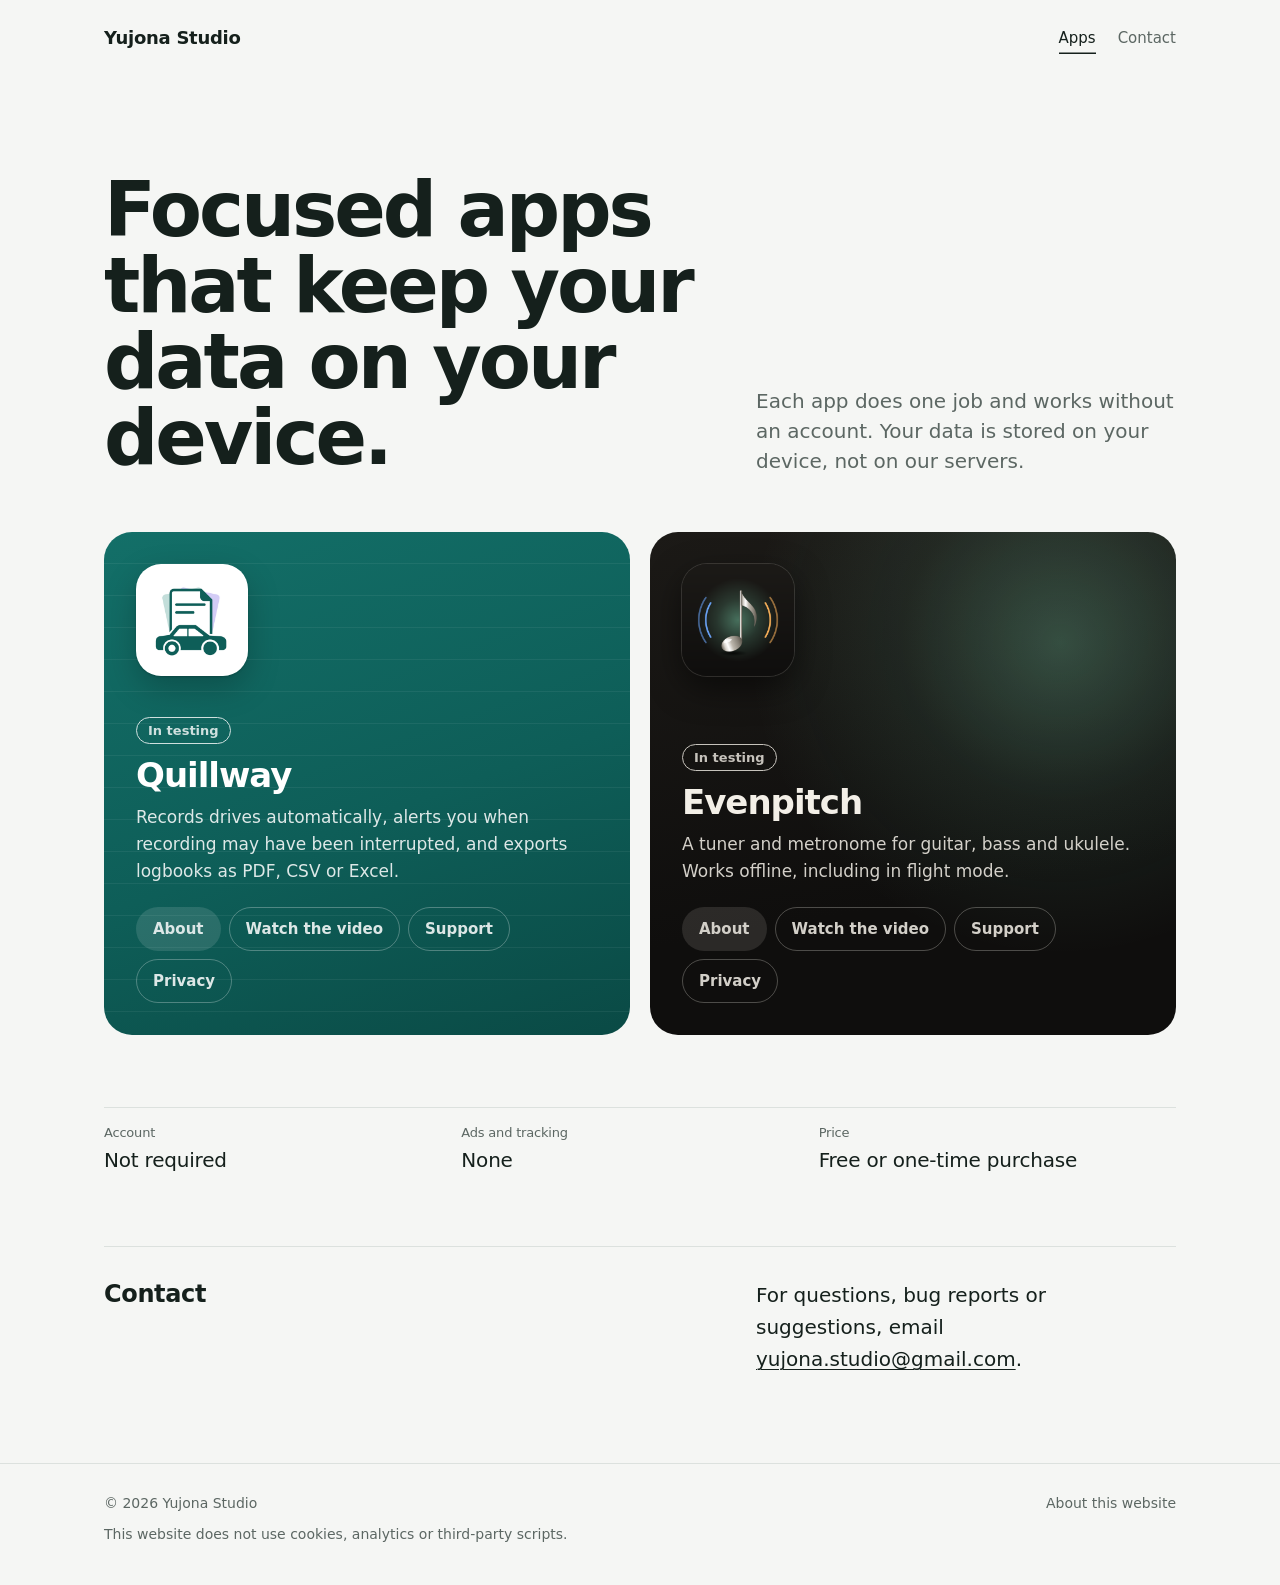
<file: index.html>
<!doctype html>
<html lang="en">
<head>
<meta charset="utf-8">
<meta name="viewport" content="width=device-width, initial-scale=1">
<meta name="color-scheme" content="light dark">
<title>Yujona Studio – Small, private apps</title>
<meta name="description" content="Focused apps that keep your data on your device. No account required, no ads or tracking, and no subscriptions.">
<meta property="og:title" content="Yujona Studio – Small, private apps">
<meta property="og:description" content="Focused apps that keep your data on your device. No account required, no ads or tracking.">
<link rel="icon" href="data:image/svg+xml,%3Csvg xmlns='http://www.w3.org/2000/svg' viewBox='0 0 16 16'%3E%3Crect x='1' y='1' width='14' height='14' rx='4' fill='%2315201c'/%3E%3C/svg%3E">
<link rel="stylesheet" href="style.css">
</head>
<body>
<header class="site-header"><div class="wrap">
  <a class="wordmark" href="./">Yujona Studio</a>
  <nav class="site-nav"><a href="./" aria-current="page">Apps</a><a href="#contact">Contact</a></nav>
</div></header>

<main><div class="wrap">
  <section class="hero">
    <h1>Focused apps that keep your data on your device.</h1>
    <p class="lede">Each app does one job and works without an account. Your data is stored on your device, not on our servers.</p>
  </section>

  <div class="plates">
    <article class="plate plate-quillway">
      <img class="icon" src="assets/quillway-icon.png" width="112" height="112" alt="">
      <div>
        <span class="status">In testing</span>
        <h2>Quillway</h2>
        <p>Records drives automatically, alerts you when recording may have been interrupted, and exports logbooks as PDF, CSV or Excel.</p>
        <p class="links"><a href="mileage/">About</a><a href="mileage/#video">Watch the video</a><a href="mileage/support/">Support</a><a href="mileage/privacy/">Privacy</a></p>
      </div>
    </article>
    <article class="plate plate-evenpitch">
      <img class="icon" src="assets/evenpitch-icon.png" width="112" height="112" alt="">
      <div>
        <span class="status">In testing</span>
        <h2>Evenpitch</h2>
        <p>A tuner and metronome for guitar, bass and ukulele. Works offline, including in flight mode.</p>
        <p class="links"><a href="tuner/">About</a><a href="tuner/#video">Watch the video</a><a href="tuner/support/">Support</a><a href="tuner/privacy/">Privacy</a></p>
      </div>
    </article>
  </div>

  <ul class="facts home-facts">
    <li><b>Account</b>Not required</li>
    <li><b>Ads and tracking</b>None</li>
    <li><b>Price</b>Free or one-time purchase</li>
  </ul>

  <section class="contact" id="contact">
    <h2>Contact</h2>
    <p>For questions, bug reports or suggestions, email <a href="mailto:yujona.studio@gmail.com">yujona.studio@gmail.com</a>.</p>
  </section>
</div></main>

<footer class="site-footer"><div class="wrap">
  <p>© 2026 Yujona Studio</p>
  <nav aria-label="Footer"><a href="privacy/">About this website</a></nav>
  <p class="fine">This website does not use cookies, analytics or third-party scripts.</p>
</div></footer>
</body>
</html>
</file>
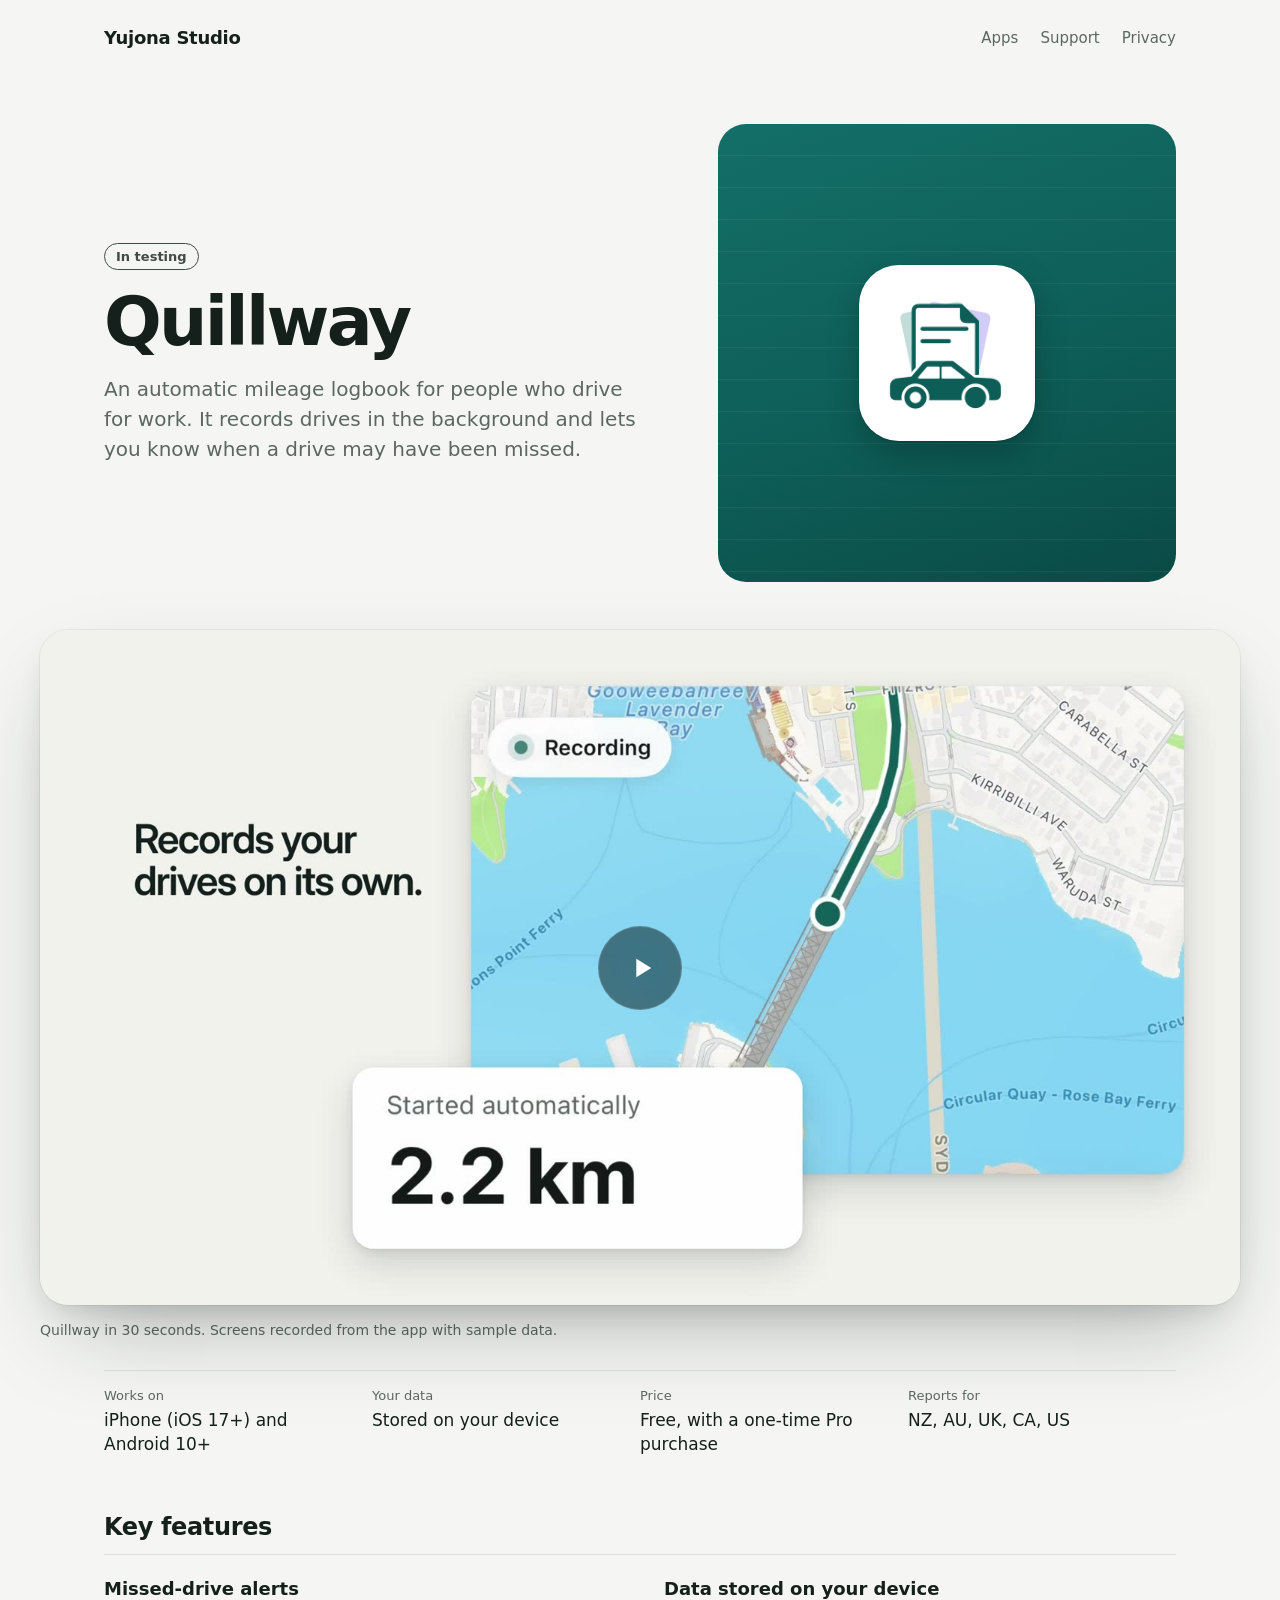
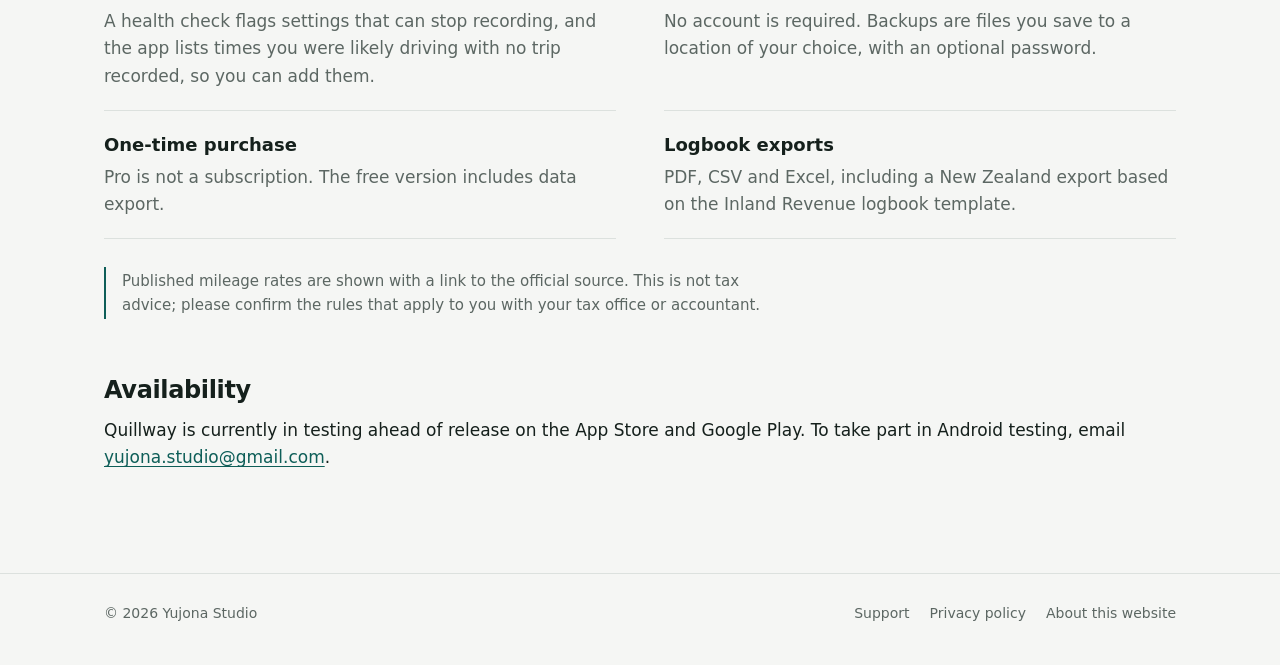
<file: mileage/index.html>
<!doctype html>
<html lang="en">
<head>
<meta charset="utf-8">
<meta name="viewport" content="width=device-width, initial-scale=1">
<meta name="color-scheme" content="light dark">
<title>Quillway – Yujona Studio</title>
<meta name="description" content="Automatic mileage logbook for iPhone and Android. No account or subscription required; your data is stored on your device.">
<meta property="og:title" content="Quillway">
<meta property="og:description" content="Automatic mileage logbook that lets you know when a drive may have been missed. No account or subscription required.">
<link rel="icon" type="image/png" href="../assets/quillway-favicon.png">
<link rel="stylesheet" href="../style.css">
</head>
<body class="app-quillway">
<header class="site-header"><div class="wrap">
  <a class="wordmark" href="../">Yujona Studio</a>
  <nav class="site-nav"><a href="../">Apps</a><a href="support/">Support</a><a href="privacy/">Privacy</a></nav>
</div></header>

<main><div class="wrap">
  <section class="app-hero">
    <div class="plate plate-quillway"><img class="icon" src="../assets/quillway-icon.png" width="176" height="176" alt="Quillway app icon"></div>
    <div>
      <span class="status">In testing</span>
      <h1>Quillway</h1>
      <p class="lede">An automatic mileage logbook for people who drive for work. It records drives in the background and lets you know when a drive may have been missed.</p>
    </div>
  </section>

  <figure class="film" id="video">
    <div class="film-frame">
      <video src="../assets/quillway-film.mp4" poster="../assets/quillway-film.jpg" width="1920" height="1080" muted loop playsinline controls preload="metadata" aria-label="Quillway in a 30-second video: recording a drive, checking the distance by road, sorting a trip and exporting a logbook. Screens are recorded from the app with sample data."></video>
    </div>
    <figcaption>Quillway in 30 seconds. Screens recorded from the app with sample data.</figcaption>
  </figure>

  <ul class="facts">
    <li><b>Works on</b>iPhone (iOS 17+) and Android 10+</li>
    <li><b>Your data</b>Stored on your device</li>
    <li><b>Price</b>Free, with a one-time Pro purchase</li>
    <li><b>Reports for</b>NZ, AU, UK, CA, US</li>
  </ul>

  <h2>Key features</h2>
  <ul class="features">
    <li><strong>Missed-drive alerts</strong> A health check flags settings that can stop recording, and the app lists times you were likely driving with no trip recorded, so you can add them.</li>
    <li><strong>Data stored on your device</strong> No account is required. Backups are files you save to a location of your choice, with an optional password.</li>
    <li><strong>One-time purchase</strong> Pro is not a subscription. The free version includes data export.</li>
    <li><strong>Logbook exports</strong> PDF, CSV and Excel, including a New Zealand export based on the Inland Revenue logbook template.</li>
  </ul>

  <p class="note">Published mileage rates are shown with a link to the official source. This is not tax advice; please confirm the rules that apply to you with your tax office or accountant.</p>

  <h2>Availability</h2>
  <p>Quillway is currently in testing ahead of release on the App Store and Google Play. To take part in Android testing, email <a href="mailto:yujona.studio@gmail.com?subject=Quillway%20testing">yujona.studio@gmail.com</a>.</p>
</div></main>

<footer class="site-footer"><div class="wrap">
  <p>© 2026 Yujona Studio</p>
  <nav aria-label="Footer"><a href="support/">Support</a><a href="privacy/">Privacy policy</a><a href="../privacy/">About this website</a></nav>
</div></footer>
<script src="../assets/film.js" defer></script>
</body>
</html>
</file>
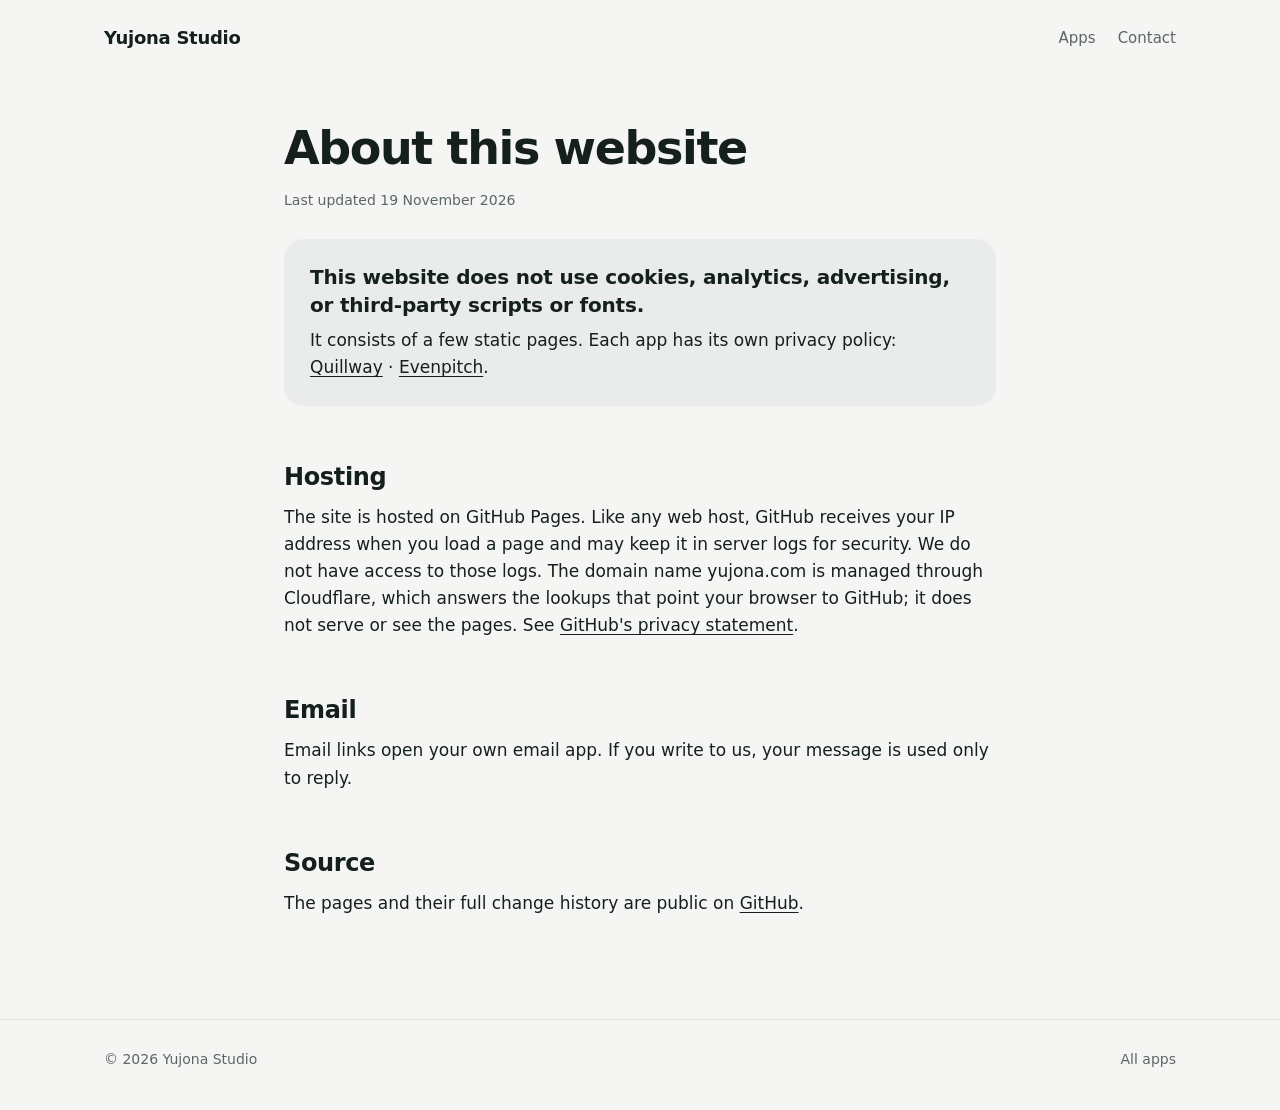
<file: privacy/index.html>
<!doctype html>
<html lang="en">
<head>
<meta charset="utf-8">
<meta name="viewport" content="width=device-width, initial-scale=1">
<meta name="color-scheme" content="light dark">
<title>About this website – Yujona Studio</title>
<link rel="icon" href="data:image/svg+xml,%3Csvg xmlns='http://www.w3.org/2000/svg' viewBox='0 0 16 16'%3E%3Crect x='1' y='1' width='14' height='14' rx='4' fill='%2315201c'/%3E%3C/svg%3E">
<link rel="stylesheet" href="../style.css">
</head>
<body>
<header class="site-header"><div class="wrap">
  <a class="wordmark" href="../">Yujona Studio</a>
  <nav class="site-nav"><a href="../">Apps</a><a href="../#contact">Contact</a></nav>
</div></header>

<main><div class="wrap doc">
  <h1>About this website</h1>
  <p class="meta">Last updated 19 November 2026</p>

  <div class="summary">
    <strong>This website does not use cookies, analytics, advertising, or third-party scripts or fonts.</strong>
    <p>It consists of a few static pages. Each app has its own privacy policy: <a href="../mileage/privacy/">Quillway</a> · <a href="../tuner/privacy/">Evenpitch</a>.</p>
  </div>

  <h2>Hosting</h2>
  <p>The site is hosted on GitHub Pages. Like any web host, GitHub receives your IP address when you load a page and may keep it in server logs for security. We do not have access to those logs. The domain name yujona.com is managed through Cloudflare, which answers the lookups that point your browser to GitHub; it does not serve or see the pages. See <a href="https://docs.github.com/en/site-policy/privacy-policies/github-general-privacy-statement">GitHub's privacy statement</a>.</p>

  <h2>Email</h2>
  <p>Email links open your own email app. If you write to us, your message is used only to reply.</p>

  <h2>Source</h2>
  <p>The pages and their full change history are public on <a href="https://github.com/JonasM-studio/JonasM-Studio.github.io">GitHub</a>.</p>
</div></main>

<footer class="site-footer"><div class="wrap">
  <p>© 2026 Yujona Studio</p>
  <nav aria-label="Footer"><a href="../">All apps</a></nav>
</div></footer>
</body>
</html>
</file>
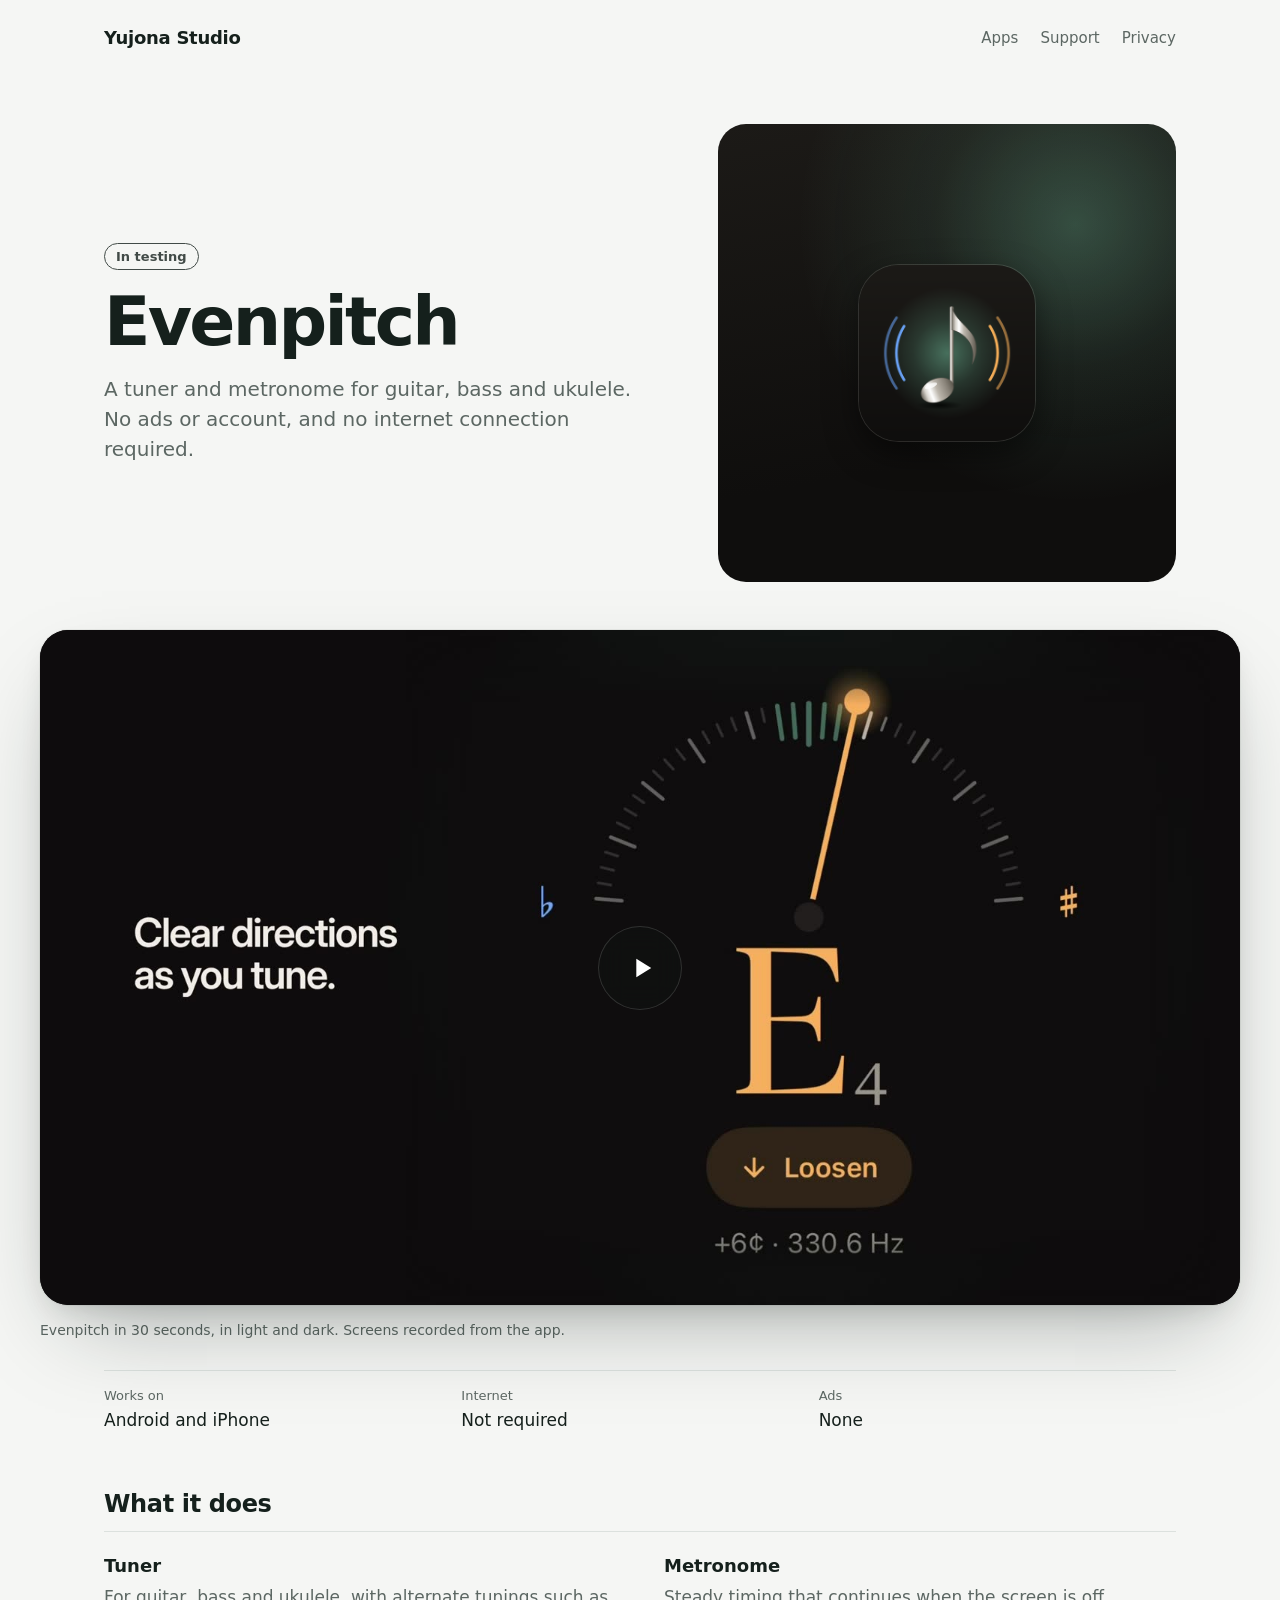
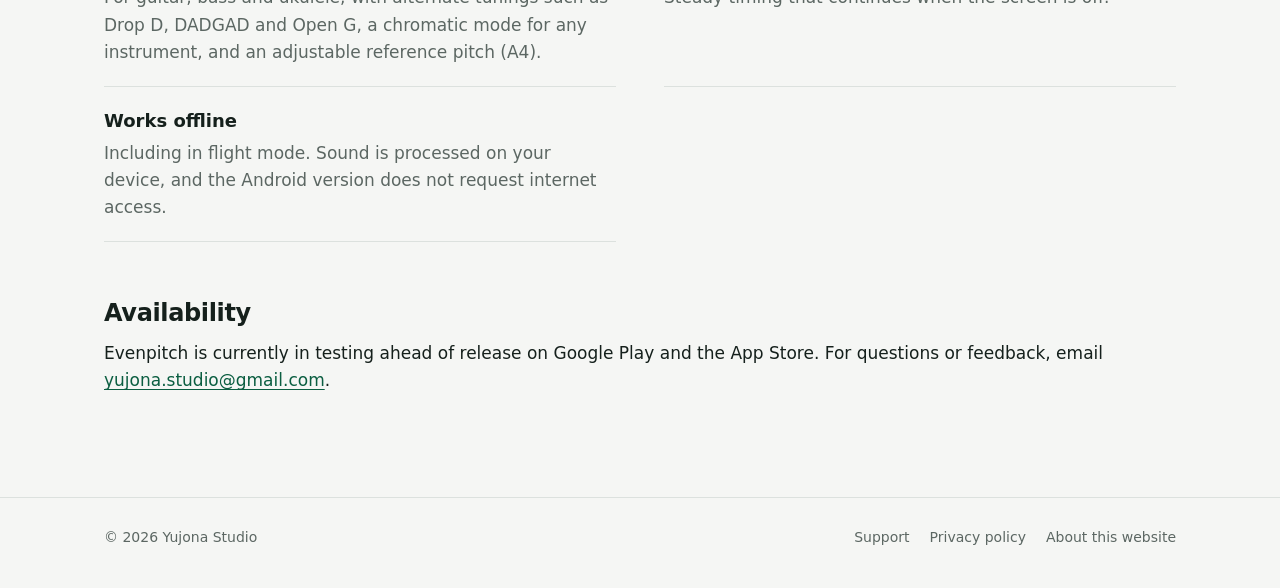
<file: tuner/index.html>
<!doctype html>
<html lang="en">
<head>
<meta charset="utf-8">
<meta name="viewport" content="width=device-width, initial-scale=1">
<meta name="color-scheme" content="light dark">
<title>Evenpitch – Yujona Studio</title>
<meta name="description" content="Tuner and metronome for guitar, bass and ukulele that works offline.">
<meta property="og:title" content="Evenpitch">
<meta property="og:description" content="Tuner and metronome for guitar, bass and ukulele. No ads or account, and no internet connection required.">
<link rel="icon" type="image/png" href="../assets/evenpitch-favicon.png">
<link rel="stylesheet" href="../style.css">
</head>
<body class="app-evenpitch">
<header class="site-header"><div class="wrap">
  <a class="wordmark" href="../">Yujona Studio</a>
  <nav class="site-nav"><a href="../">Apps</a><a href="support/">Support</a><a href="privacy/">Privacy</a></nav>
</div></header>

<main><div class="wrap">
  <section class="app-hero">
    <div class="plate plate-evenpitch"><img class="icon" src="../assets/evenpitch-icon.png" width="176" height="176" alt="Evenpitch app icon"></div>
    <div>
      <span class="status">In testing</span>
      <h1>Evenpitch</h1>
      <p class="lede">A tuner and metronome for guitar, bass and ukulele. No ads or account, and no internet connection required.</p>
    </div>
  </section>

  <figure class="film" id="video">
    <div class="film-frame">
      <video src="../assets/evenpitch-film.mp4" poster="../assets/evenpitch-film.jpg" width="1920" height="1080" muted loop playsinline controls preload="metadata" aria-label="Evenpitch in a 30-second video: tuning a string, switching to ukulele, the metronome, and the light and dark themes. Screens are recorded from the app."></video>
    </div>
    <figcaption>Evenpitch in 30 seconds, in light and dark. Screens recorded from the app.</figcaption>
  </figure>

  <ul class="facts">
    <li><b>Works on</b>Android and iPhone</li>
    <li><b>Internet</b>Not required</li>
    <li><b>Ads</b>None</li>
  </ul>

  <h2>What it does</h2>
  <ul class="features">
    <li><strong>Tuner</strong> For guitar, bass and ukulele, with alternate tunings such as Drop D, DADGAD and Open G, a chromatic mode for any instrument, and an adjustable reference pitch (A4).</li>
    <li><strong>Metronome</strong> Steady timing that continues when the screen is off.</li>
    <li><strong>Works offline</strong> Including in flight mode. Sound is processed on your device, and the Android version does not request internet access.</li>
  </ul>

  <h2>Availability</h2>
  <p>Evenpitch is currently in testing ahead of release on Google Play and the App Store. For questions or feedback, email <a href="mailto:yujona.studio@gmail.com?subject=Evenpitch%20feedback">yujona.studio@gmail.com</a>.</p>
</div></main>

<footer class="site-footer"><div class="wrap">
  <p>© 2026 Yujona Studio</p>
  <nav aria-label="Footer"><a href="support/">Support</a><a href="privacy/">Privacy policy</a><a href="../privacy/">About this website</a></nav>
</div></footer>
<script src="../assets/film.js" defer></script>
</body>
</html>
</file>
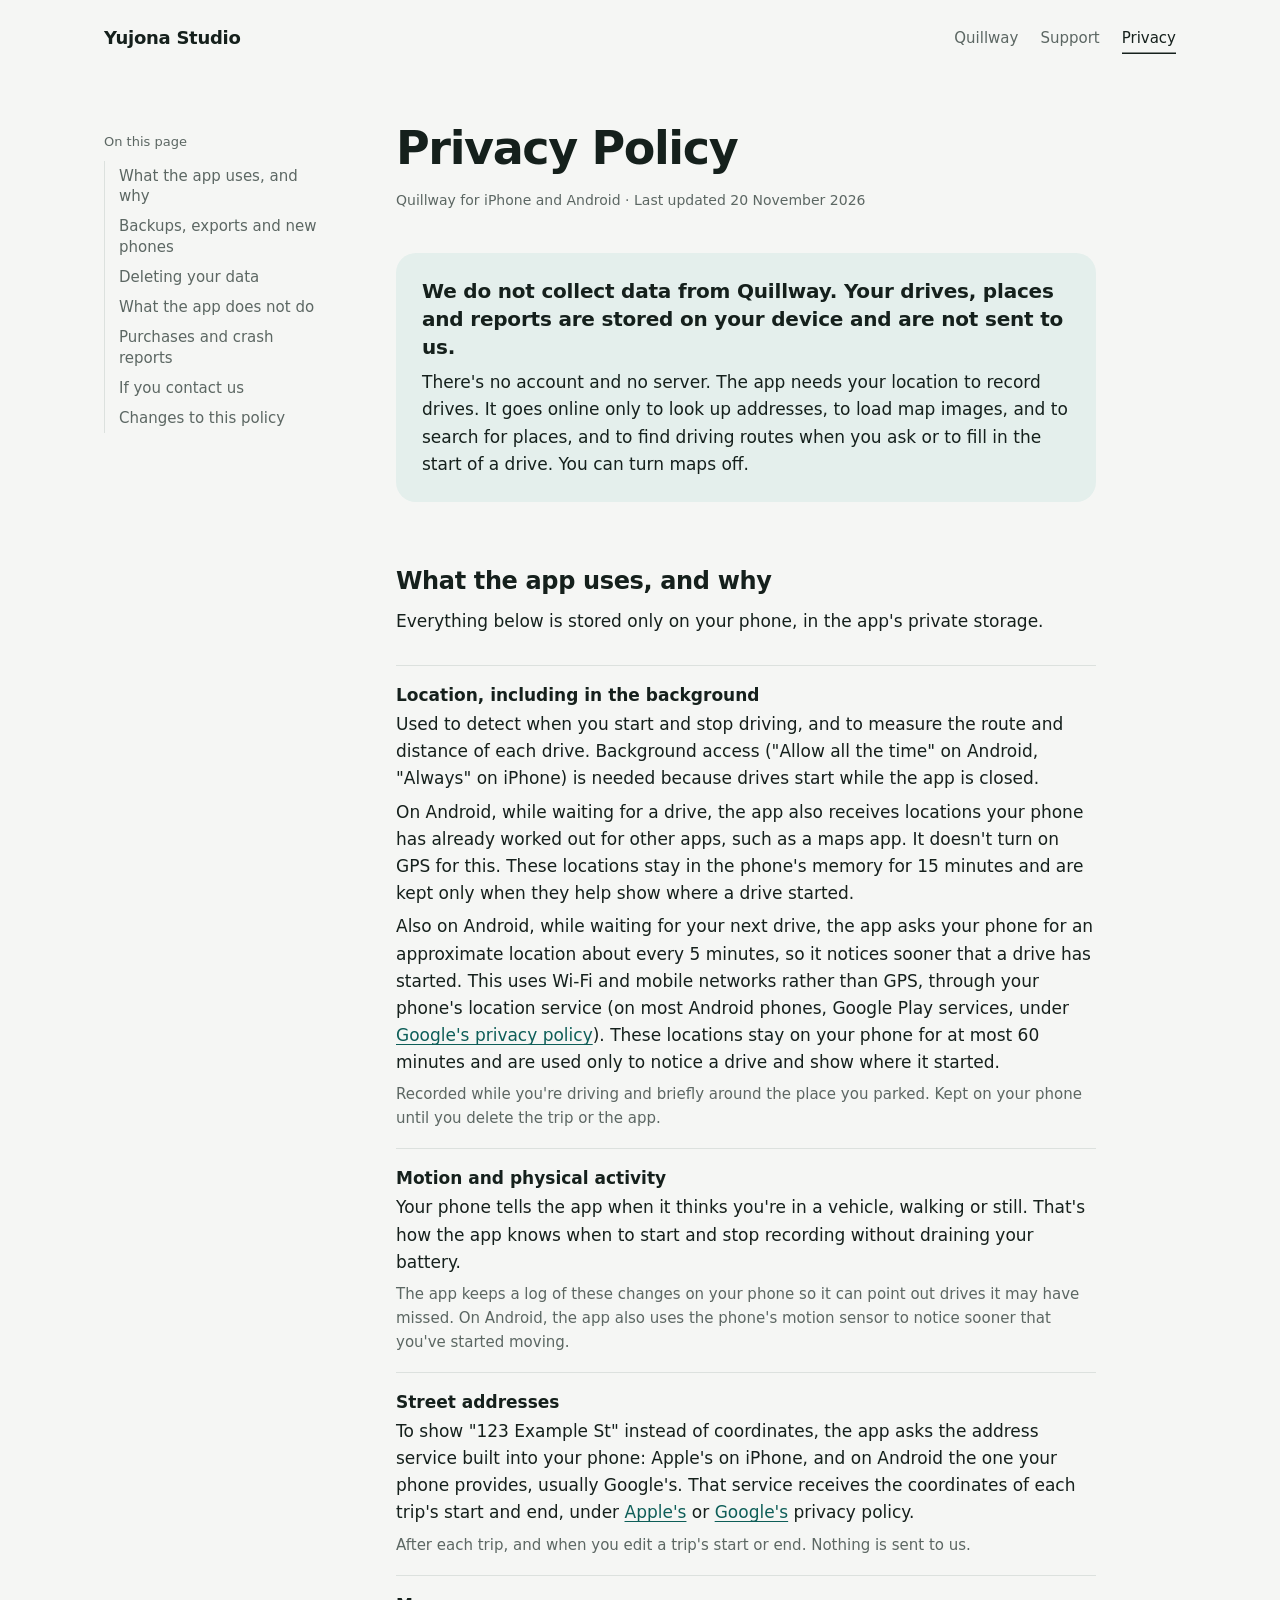
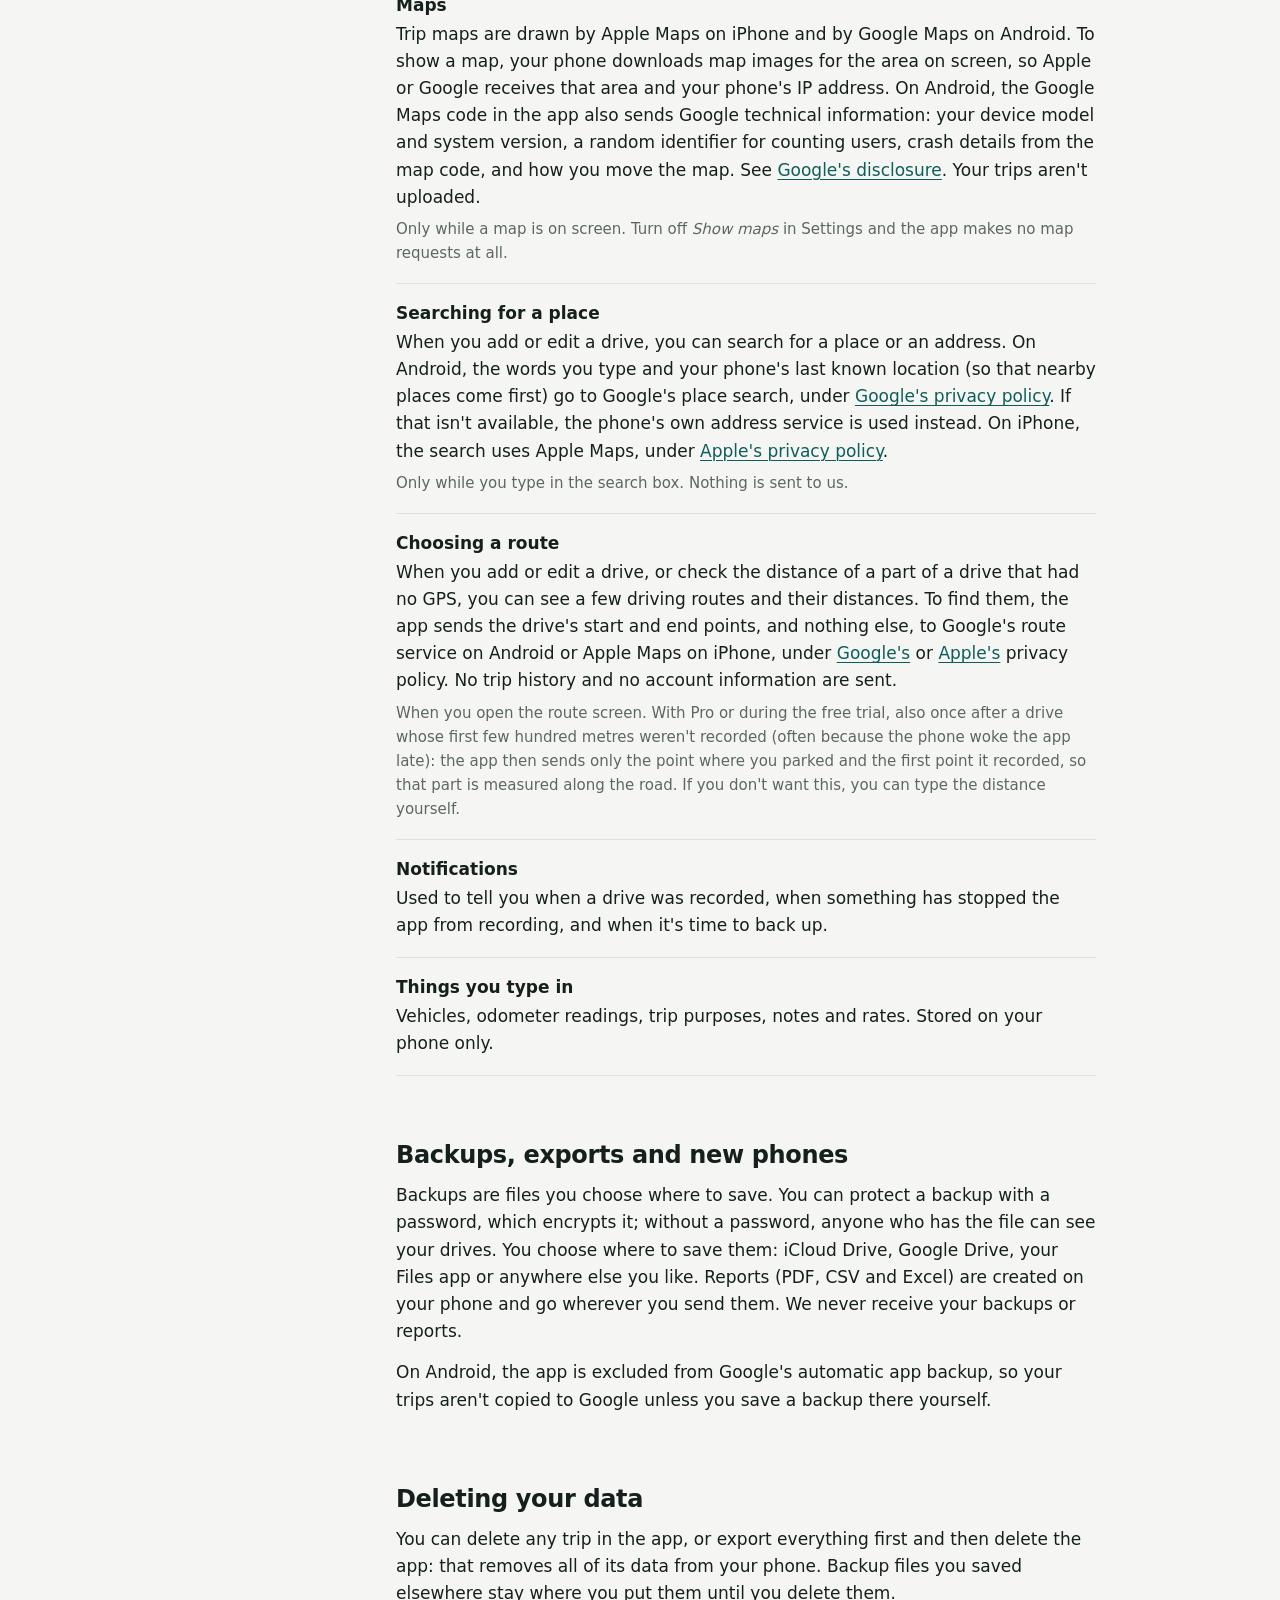
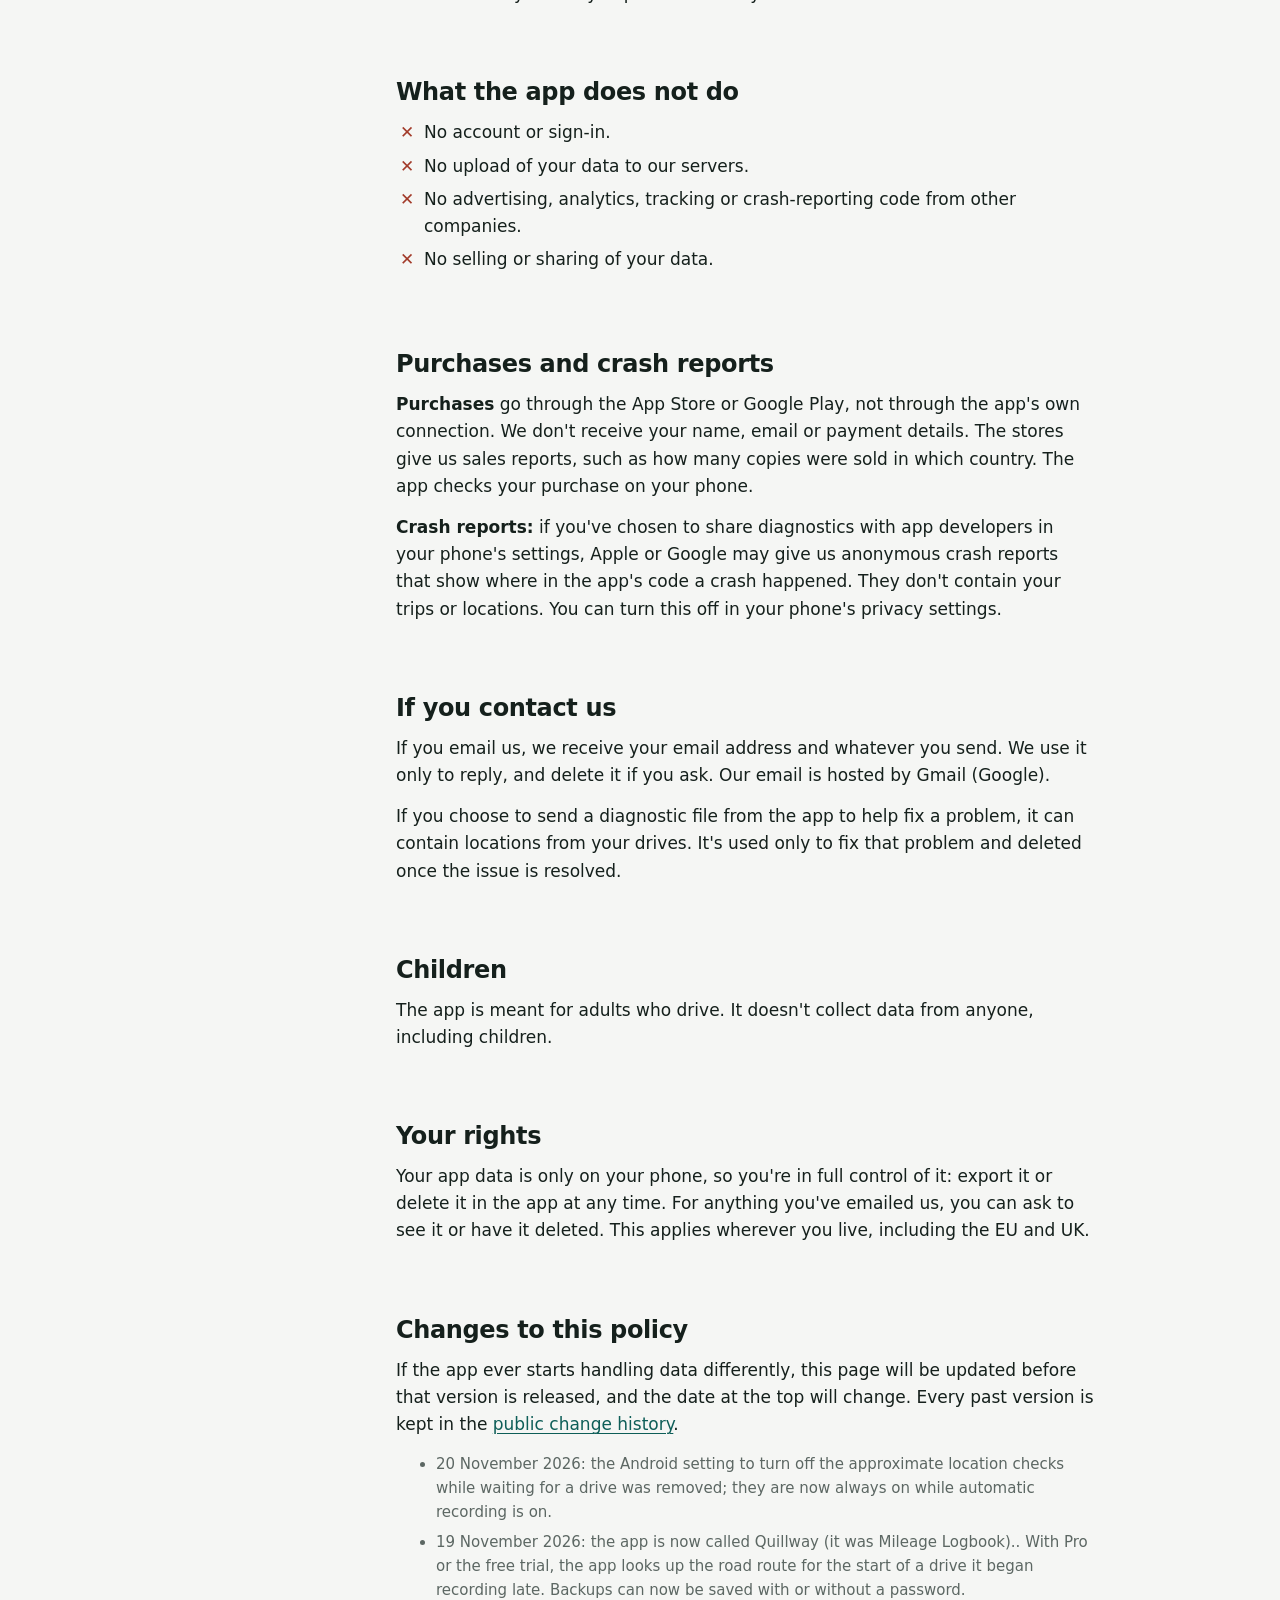
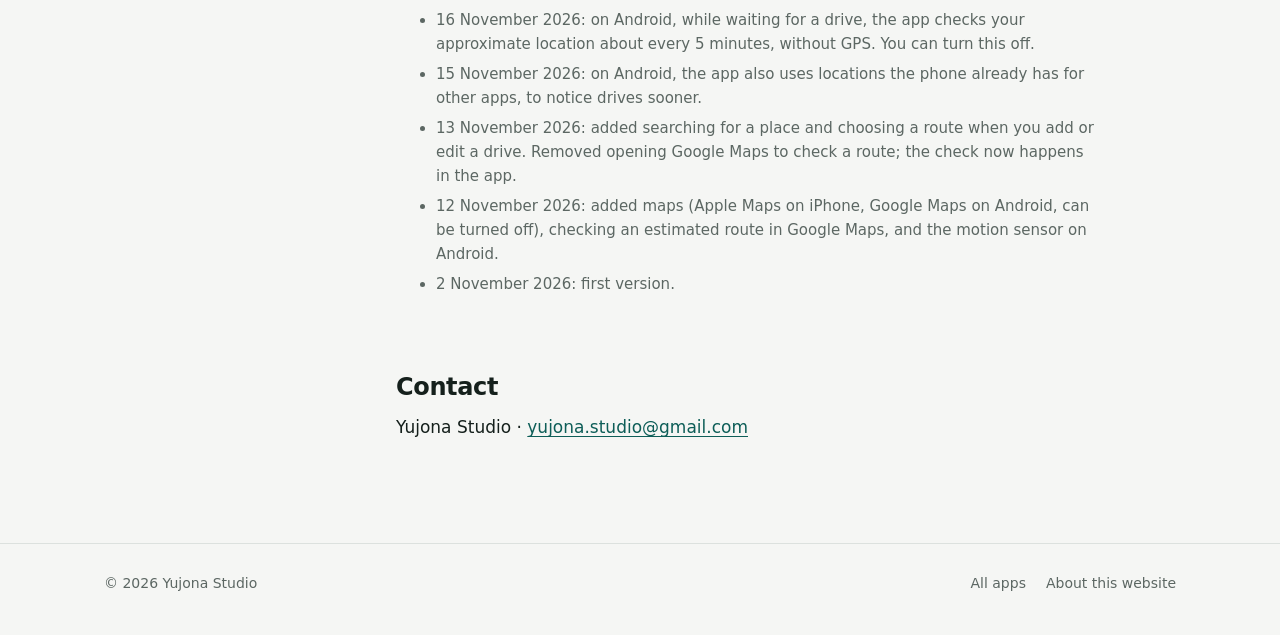
<file: mileage/privacy/index.html>
<!doctype html>
<html lang="en">
<head>
<meta charset="utf-8">
<meta name="viewport" content="width=device-width, initial-scale=1">
<meta name="color-scheme" content="light dark">
<title>Privacy Policy – Quillway</title>
<meta name="description" content="We don't collect any data from Quillway. Your drives stay on your phone.">
<link rel="icon" type="image/png" href="../../assets/quillway-favicon.png">
<link rel="stylesheet" href="../../style.css">
</head>
<body class="app-quillway">
<header class="site-header"><div class="wrap">
  <a class="wordmark" href="../../">Yujona Studio</a>
  <nav class="site-nav"><a href="../">Quillway</a><a href="../support/">Support</a><a href="./" aria-current="page">Privacy</a></nav>
</div></header>

<main><div class="wrap doc">
  <h1>Privacy Policy</h1>
  <p class="meta">Quillway for iPhone and Android · Last updated 20 November 2026</p>

  <div class="summary">
    <strong>We do not collect data from Quillway. Your drives, places and reports are stored on your device and are not sent to us.</strong>
    <p>There's no account and no server. The app needs your location to record drives. It goes online only to look up addresses, to load map images, and to search for places, and to find driving routes when you ask or to fill in the start of a drive. You can turn maps off.</p>
  </div>

  <nav class="toc" aria-label="On this page">
    <p>On this page</p>
    <ul>
      <li><a href="#uses">What the app uses, and why</a></li>
      <li><a href="#backups">Backups, exports and new phones</a></li>
      <li><a href="#delete">Deleting your data</a></li>
      <li><a href="#never">What the app does not do</a></li>
      <li><a href="#purchases">Purchases and crash reports</a></li>
      <li><a href="#contact-us">If you contact us</a></li>
      <li><a href="#changes">Changes to this policy</a></li>
    </ul>
  </nav>

  <h2 id="uses">What the app uses, and why</h2>
  <p>Everything below is stored only on your phone, in the app's private storage.</p>

  <div class="data-list">
    <div class="data-item">
      <h3>Location, including in the background</h3>
      <p>Used to detect when you start and stop driving, and to measure the route and distance of each drive. Background access ("Allow all the time" on Android, "Always" on iPhone) is needed because drives start while the app is closed.</p>
      <p>On Android, while waiting for a drive, the app also receives locations your phone has already worked out for other apps, such as a maps app. It doesn't turn on GPS for this. These locations stay in the phone's memory for 15 minutes and are kept only when they help show where a drive started.</p>
      <p>Also on Android, while waiting for your next drive, the app asks your phone for an approximate location about every 5 minutes, so it notices sooner that a drive has started. This uses Wi-Fi and mobile networks rather than GPS, through your phone's location service (on most Android phones, Google Play services, under <a href="https://policies.google.com/privacy">Google's privacy policy</a>). These locations stay on your phone for at most 60 minutes and are used only to notice a drive and show where it started.</p>
      <p class="when">Recorded while you're driving and briefly around the place you parked. Kept on your phone until you delete the trip or the app.</p>
    </div>
    <div class="data-item">
      <h3>Motion and physical activity</h3>
      <p>Your phone tells the app when it thinks you're in a vehicle, walking or still. That's how the app knows when to start and stop recording without draining your battery.</p>
      <p class="when">The app keeps a log of these changes on your phone so it can point out drives it may have missed. On Android, the app also uses the phone's motion sensor to notice sooner that you've started moving.</p>
    </div>
    <div class="data-item">
      <h3>Street addresses</h3>
      <p>To show "123 Example St" instead of coordinates, the app asks the address service built into your phone: Apple's on iPhone, and on Android the one your phone provides, usually Google's. That service receives the coordinates of each trip's start and end, under <a href="https://www.apple.com/legal/privacy/">Apple's</a> or <a href="https://policies.google.com/privacy">Google's</a> privacy policy.</p>
      <p class="when">After each trip, and when you edit a trip's start or end. Nothing is sent to us.</p>
    </div>
    <div class="data-item">
      <h3>Maps</h3>
      <p>Trip maps are drawn by Apple Maps on iPhone and by Google Maps on Android. To show a map, your phone downloads map images for the area on screen, so Apple or Google receives that area and your phone's IP address. On Android, the Google Maps code in the app also sends Google technical information: your device model and system version, a random identifier for counting users, crash details from the map code, and how you move the map. See <a href="https://developers.google.com/maps/documentation/android-sdk/play-data-disclosure">Google's disclosure</a>. Your trips aren't uploaded.</p>
      <p class="when">Only while a map is on screen. Turn off <em>Show maps</em> in Settings and the app makes no map requests at all.</p>
    </div>
    <div class="data-item">
      <h3>Searching for a place</h3>
      <p>When you add or edit a drive, you can search for a place or an address. On Android, the words you type and your phone's last known location (so that nearby places come first) go to Google's place search, under <a href="https://policies.google.com/privacy">Google's privacy policy</a>. If that isn't available, the phone's own address service is used instead. On iPhone, the search uses Apple Maps, under <a href="https://www.apple.com/legal/privacy/">Apple's privacy policy</a>.</p>
      <p class="when">Only while you type in the search box. Nothing is sent to us.</p>
    </div>
    <div class="data-item">
      <h3>Choosing a route</h3>
      <p>When you add or edit a drive, or check the distance of a part of a drive that had no GPS, you can see a few driving routes and their distances. To find them, the app sends the drive's start and end points, and nothing else, to Google's route service on Android or Apple Maps on iPhone, under <a href="https://policies.google.com/privacy">Google's</a> or <a href="https://www.apple.com/legal/privacy/">Apple's</a> privacy policy. No trip history and no account information are sent.</p>
      <p class="when">When you open the route screen. With Pro or during the free trial, also once after a drive whose first few hundred metres weren't recorded (often because the phone woke the app late): the app then sends only the point where you parked and the first point it recorded, so that part is measured along the road. If you don't want this, you can type the distance yourself.</p>
    </div>
    <div class="data-item">
      <h3>Notifications</h3>
      <p>Used to tell you when a drive was recorded, when something has stopped the app from recording, and when it's time to back up.</p>
    </div>
    <div class="data-item">
      <h3>Things you type in</h3>
      <p>Vehicles, odometer readings, trip purposes, notes and rates. Stored on your phone only.</p>
    </div>
  </div>

  <h2 id="backups">Backups, exports and new phones</h2>
  <p>Backups are files you choose where to save. You can protect a backup with a password, which encrypts it; without a password, anyone who has the file can see your drives. You choose where to save them: iCloud Drive, Google Drive, your Files app or anywhere else you like. Reports (PDF, CSV and Excel) are created on your phone and go wherever you send them. We never receive your backups or reports.</p>
  <p>On Android, the app is excluded from Google's automatic app backup, so your trips aren't copied to Google unless you save a backup there yourself.</p>

  <h2 id="delete">Deleting your data</h2>
  <p>You can delete any trip in the app, or export everything first and then delete the app: that removes all of its data from your phone. Backup files you saved elsewhere stay where you put them until you delete them.</p>

  <h2 id="never">What the app does not do</h2>
  <ul class="never">
    <li>No account or sign-in.</li>
    <li>No upload of your data to our servers.</li>
    <li>No advertising, analytics, tracking or crash-reporting code from other companies.</li>
    <li>No selling or sharing of your data.</li>
  </ul>

  <h2 id="purchases">Purchases and crash reports</h2>
  <p><strong>Purchases</strong> go through the App Store or Google Play, not through the app's own connection. We don't receive your name, email or payment details. The stores give us sales reports, such as how many copies were sold in which country. The app checks your purchase on your phone.</p>
  <p><strong>Crash reports:</strong> if you've chosen to share diagnostics with app developers in your phone's settings, Apple or Google may give us anonymous crash reports that show where in the app's code a crash happened. They don't contain your trips or locations. You can turn this off in your phone's privacy settings.</p>

  <h2 id="contact-us">If you contact us</h2>
  <p>If you email us, we receive your email address and whatever you send. We use it only to reply, and delete it if you ask. Our email is hosted by Gmail (Google).</p>
  <p>If you choose to send a diagnostic file from the app to help fix a problem, it can contain locations from your drives. It's used only to fix that problem and deleted once the issue is resolved.</p>

  <h2>Children</h2>
  <p>The app is meant for adults who drive. It doesn't collect data from anyone, including children.</p>

  <h2>Your rights</h2>
  <p>Your app data is only on your phone, so you're in full control of it: export it or delete it in the app at any time. For anything you've emailed us, you can ask to see it or have it deleted. This applies wherever you live, including the EU and UK.</p>

  <h2 id="changes">Changes to this policy</h2>
  <p>If the app ever starts handling data differently, this page will be updated before that version is released, and the date at the top will change. Every past version is kept in the <a href="https://github.com/JonasM-studio/JonasM-Studio.github.io/commits/main/mileage/privacy/index.html">public change history</a>.</p>
  <ul class="changes">
    <li>20 November 2026: the Android setting to turn off the approximate location checks while waiting for a drive was removed; they are now always on while automatic recording is on.</li>
    <li>19 November 2026: the app is now called Quillway (it was Mileage Logbook).. With Pro or the free trial, the app looks up the road route for the start of a drive it began recording late. Backups can now be saved with or without a password.</li>
    <li>16 November 2026: on Android, while waiting for a drive, the app checks your approximate location about every 5 minutes, without GPS. You can turn this off.</li>
    <li>15 November 2026: on Android, the app also uses locations the phone already has for other apps, to notice drives sooner.</li>
    <li>13 November 2026: added searching for a place and choosing a route when you add or edit a drive. Removed opening Google Maps to check a route; the check now happens in the app.</li>
    <li>12 November 2026: added maps (Apple Maps on iPhone, Google Maps on Android, can be turned off), checking an estimated route in Google Maps, and the motion sensor on Android.</li>
    <li>2 November 2026: first version.</li>
  </ul>

  <h2>Contact</h2>
  <p>Yujona Studio · <a href="mailto:yujona.studio@gmail.com?subject=Privacy">yujona.studio@gmail.com</a></p>
</div></main>

<footer class="site-footer"><div class="wrap">
  <p>© 2026 Yujona Studio</p>
  <nav aria-label="Footer"><a href="../../">All apps</a><a href="../../privacy/">About this website</a></nav>
</div></footer>
</body>
</html>
</file>
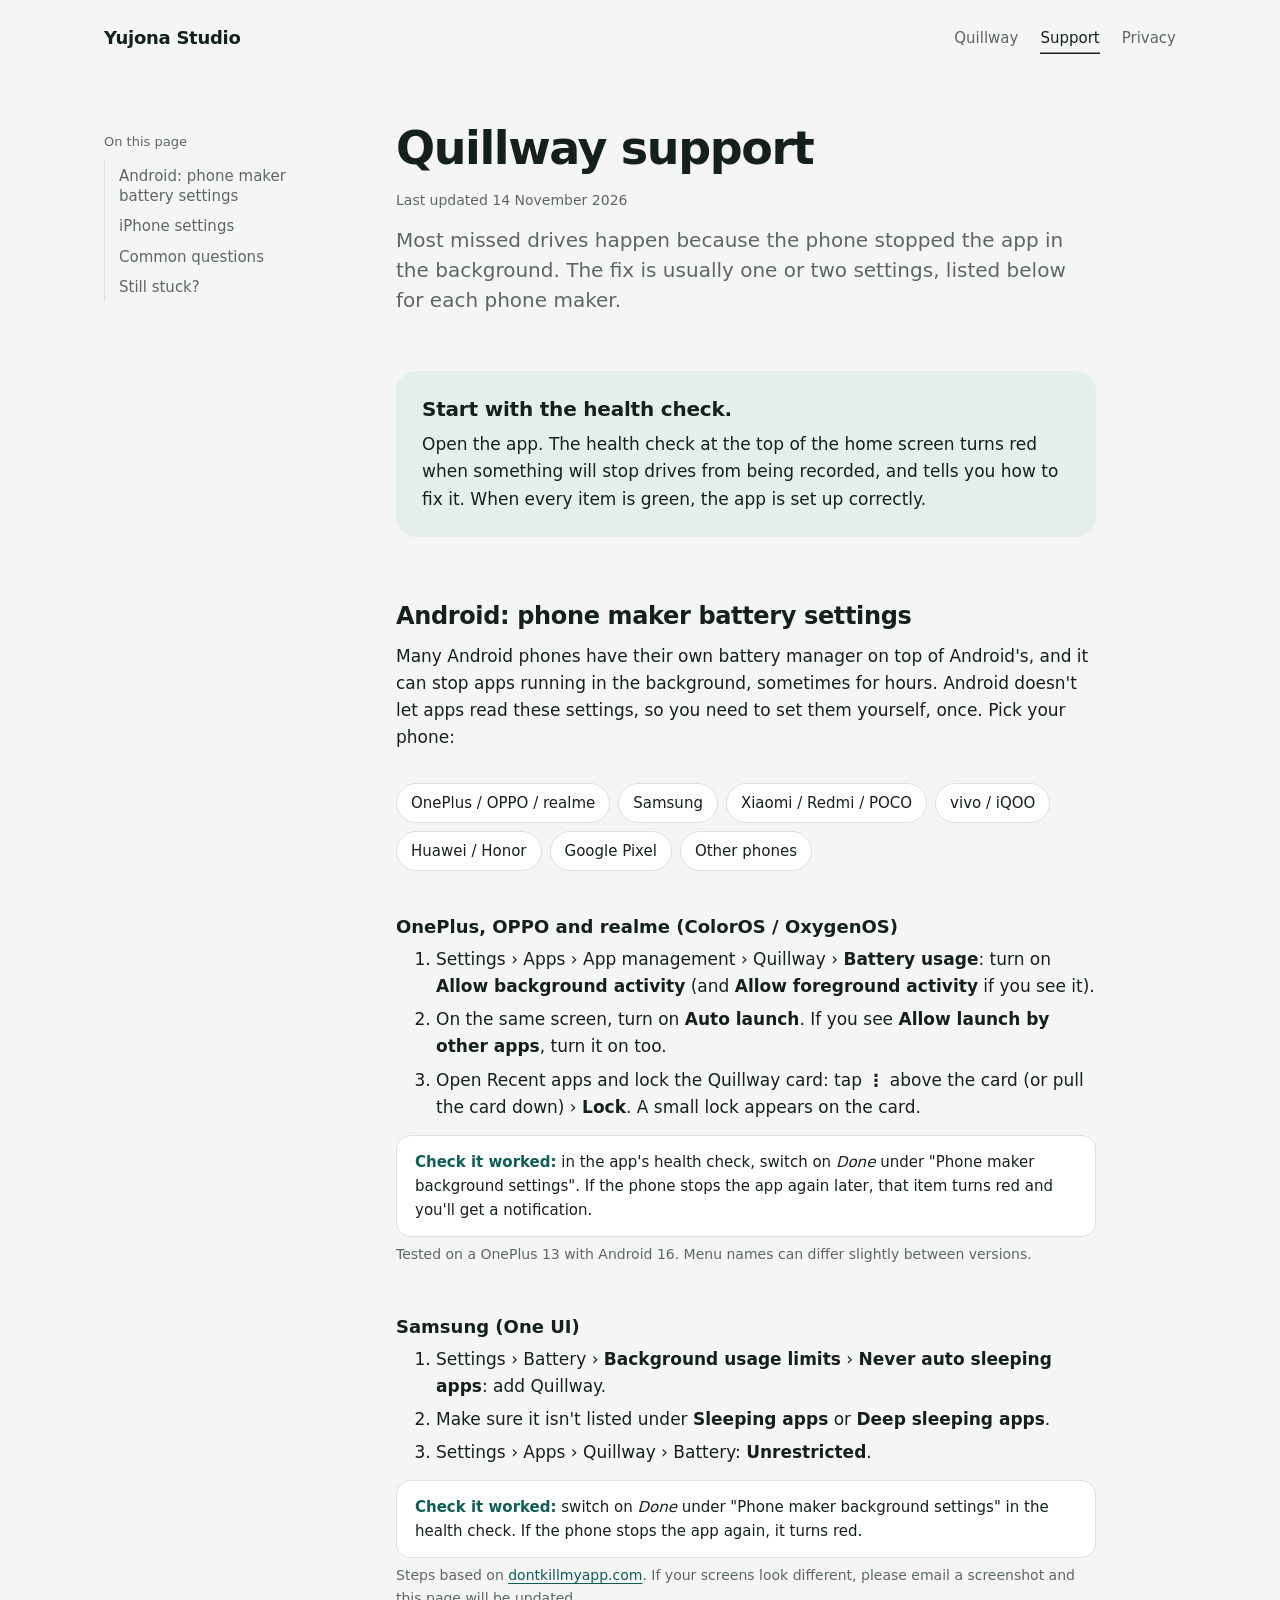
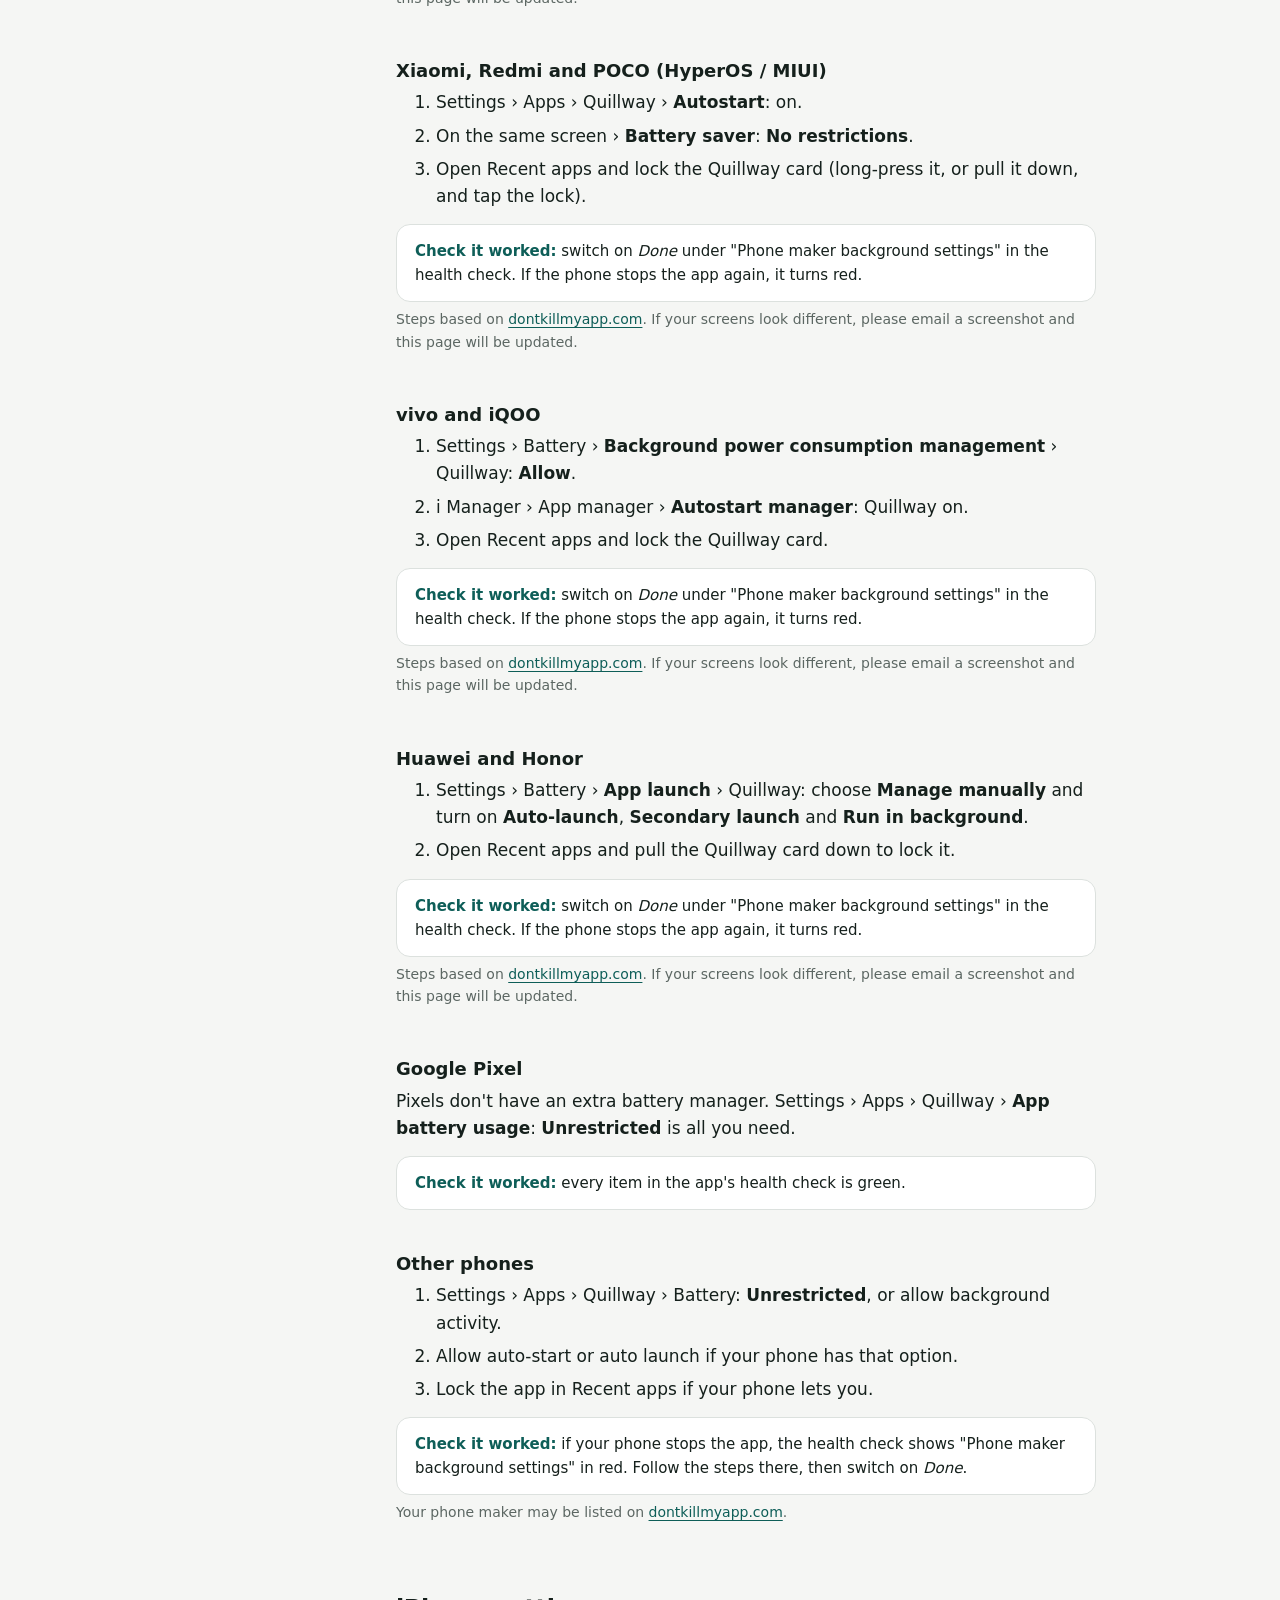
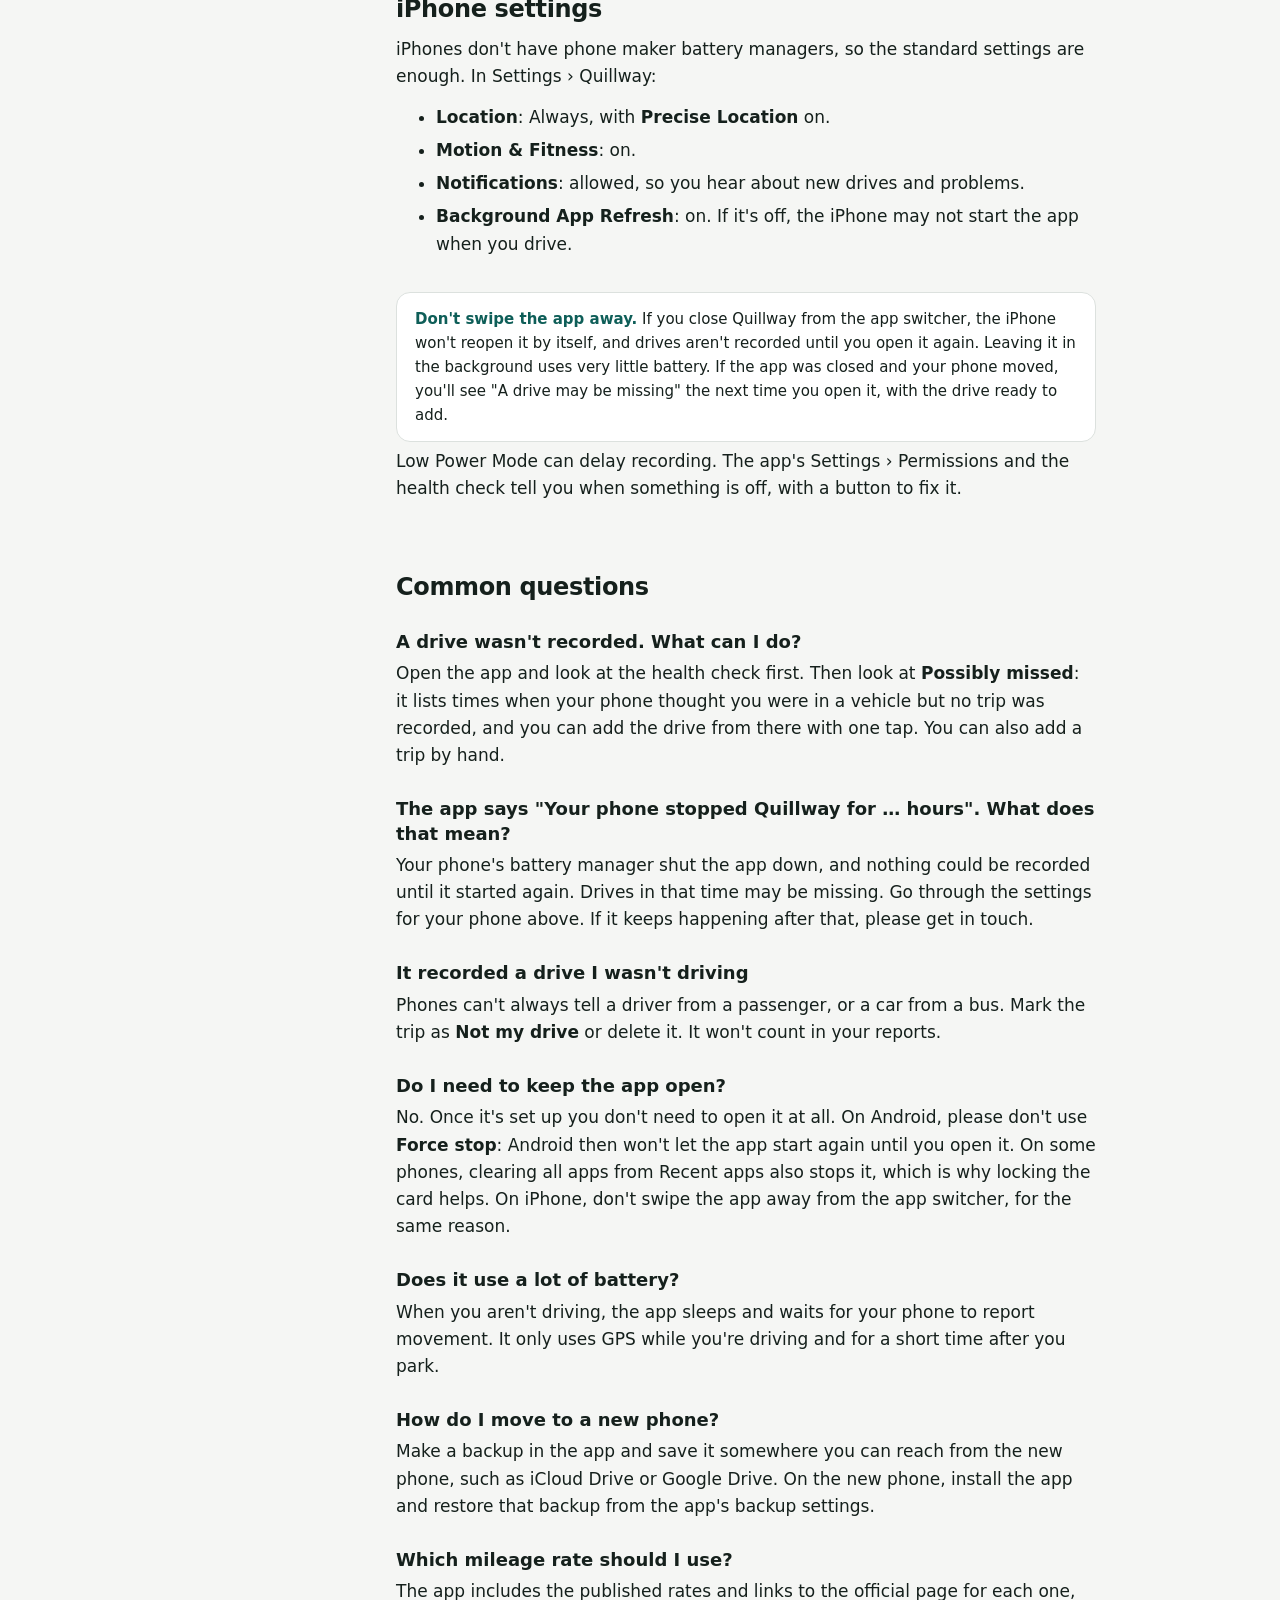
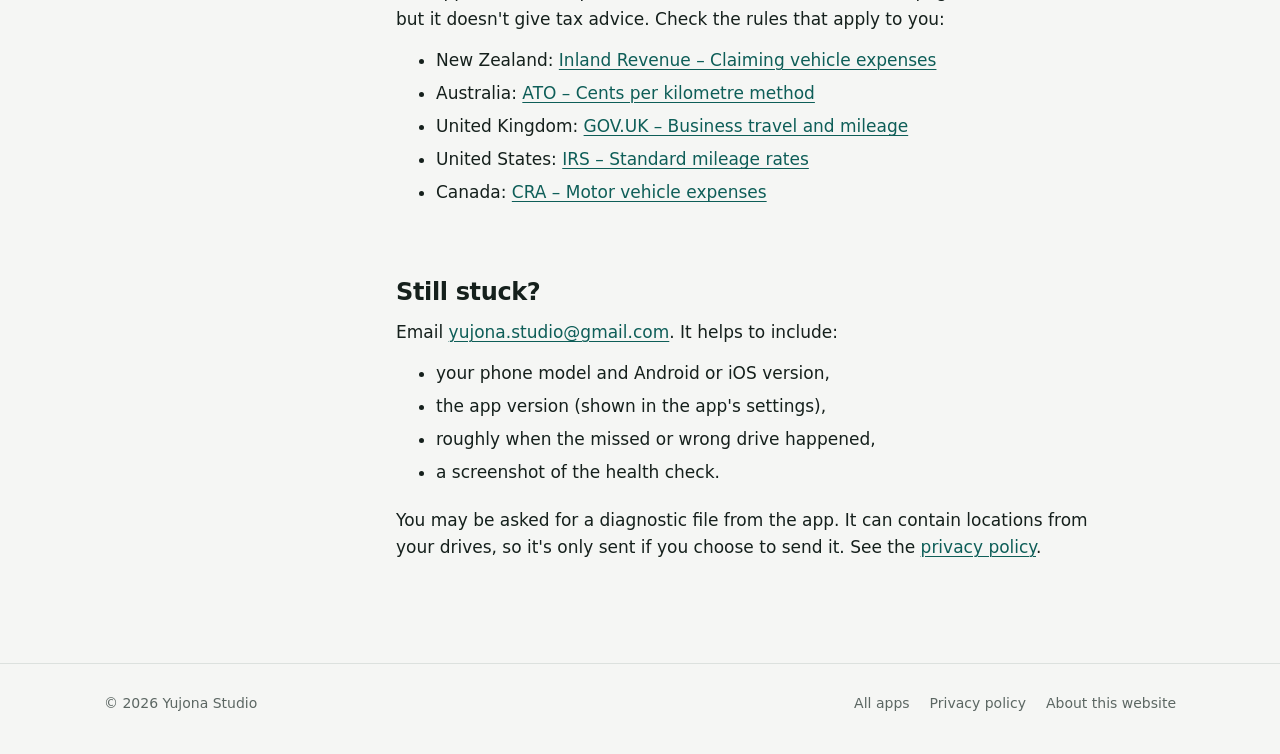
<file: mileage/support/index.html>
<!doctype html>
<html lang="en">
<head>
<meta charset="utf-8">
<meta name="viewport" content="width=device-width, initial-scale=1">
<meta name="color-scheme" content="light dark">
<title>Support – Quillway</title>
<meta name="description" content="Help for Quillway: missed drives, battery settings for Samsung, OnePlus, OPPO, Xiaomi, vivo, Huawei and Pixel, backups and contact.">
<link rel="icon" type="image/png" href="../../assets/quillway-favicon.png">
<link rel="stylesheet" href="../../style.css">
</head>
<body class="app-quillway">
<header class="site-header"><div class="wrap">
  <a class="wordmark" href="../../">Yujona Studio</a>
  <nav class="site-nav"><a href="../">Quillway</a><a href="./" aria-current="page">Support</a><a href="../privacy/">Privacy</a></nav>
</div></header>

<main><div class="wrap doc">
  <h1>Quillway support</h1>
  <p class="meta">Last updated 14 November 2026</p>
  <p class="lede">Most missed drives happen because the phone stopped the app in the background. The fix is usually one or two settings, listed below for each phone maker.</p>

  <div class="summary">
    <strong>Start with the health check.</strong>
    <p>Open the app. The health check at the top of the home screen turns red when something will stop drives from being recorded, and tells you how to fix it. When every item is green, the app is set up correctly.</p>
  </div>

  <nav class="toc" aria-label="On this page">
    <p>On this page</p>
    <ul>
      <li><a href="#android">Android: phone maker battery settings</a></li>
      <li><a href="#iphone">iPhone settings</a></li>
      <li><a href="#faq">Common questions</a></li>
      <li><a href="#contact">Still stuck?</a></li>
    </ul>
  </nav>

  <h2 id="android">Android: phone maker battery settings</h2>
  <p>Many Android phones have their own battery manager on top of Android's, and it can stop apps running in the background, sometimes for hours. Android doesn't let apps read these settings, so you need to set them yourself, once. Pick your phone:</p>
  <ul class="jump">
    <li><a href="#oneplus">OnePlus / OPPO / realme</a></li>
    <li><a href="#samsung">Samsung</a></li>
    <li><a href="#xiaomi">Xiaomi / Redmi / POCO</a></li>
    <li><a href="#vivo">vivo / iQOO</a></li>
    <li><a href="#huawei">Huawei / Honor</a></li>
    <li><a href="#pixel">Google Pixel</a></li>
    <li><a href="#other">Other phones</a></li>
  </ul>

  <section id="oneplus">
    <h3>OnePlus, OPPO and realme (ColorOS / OxygenOS)</h3>
    <ol>
      <li>Settings › Apps › App management › Quillway › <strong>Battery usage</strong>: turn on <strong>Allow background activity</strong> (and <strong>Allow foreground activity</strong> if you see it).</li>
      <li>On the same screen, turn on <strong>Auto launch</strong>. If you see <strong>Allow launch by other apps</strong>, turn it on too.</li>
      <li>Open Recent apps and lock the Quillway card: tap <strong>⋮</strong> above the card (or pull the card down) › <strong>Lock</strong>. A small lock appears on the card.</li>
    </ol>
    <div class="check"><strong>Check it worked:</strong> in the app's health check, switch on <em>Done</em> under "Phone maker background settings". If the phone stops the app again later, that item turns red and you'll get a notification.</div>
    <p class="meta">Tested on a OnePlus 13 with Android 16. Menu names can differ slightly between versions.</p>
  </section>

  <section id="samsung">
    <h3>Samsung (One UI)</h3>
    <ol>
      <li>Settings › Battery › <strong>Background usage limits</strong> › <strong>Never auto sleeping apps</strong>: add Quillway.</li>
      <li>Make sure it isn't listed under <strong>Sleeping apps</strong> or <strong>Deep sleeping apps</strong>.</li>
      <li>Settings › Apps › Quillway › Battery: <strong>Unrestricted</strong>.</li>
    </ol>
    <div class="check"><strong>Check it worked:</strong> switch on <em>Done</em> under "Phone maker background settings" in the health check. If the phone stops the app again, it turns red.</div>
    <p class="meta">Steps based on <a href="https://dontkillmyapp.com/samsung">dontkillmyapp.com</a>. If your screens look different, please email a screenshot and this page will be updated.</p>
  </section>

  <section id="xiaomi">
    <h3>Xiaomi, Redmi and POCO (HyperOS / MIUI)</h3>
    <ol>
      <li>Settings › Apps › Quillway › <strong>Autostart</strong>: on.</li>
      <li>On the same screen › <strong>Battery saver</strong>: <strong>No restrictions</strong>.</li>
      <li>Open Recent apps and lock the Quillway card (long-press it, or pull it down, and tap the lock).</li>
    </ol>
    <div class="check"><strong>Check it worked:</strong> switch on <em>Done</em> under "Phone maker background settings" in the health check. If the phone stops the app again, it turns red.</div>
    <p class="meta">Steps based on <a href="https://dontkillmyapp.com/xiaomi">dontkillmyapp.com</a>. If your screens look different, please email a screenshot and this page will be updated.</p>
  </section>

  <section id="vivo">
    <h3>vivo and iQOO</h3>
    <ol>
      <li>Settings › Battery › <strong>Background power consumption management</strong> › Quillway: <strong>Allow</strong>.</li>
      <li>i Manager › App manager › <strong>Autostart manager</strong>: Quillway on.</li>
      <li>Open Recent apps and lock the Quillway card.</li>
    </ol>
    <div class="check"><strong>Check it worked:</strong> switch on <em>Done</em> under "Phone maker background settings" in the health check. If the phone stops the app again, it turns red.</div>
    <p class="meta">Steps based on <a href="https://dontkillmyapp.com/vivo">dontkillmyapp.com</a>. If your screens look different, please email a screenshot and this page will be updated.</p>
  </section>

  <section id="huawei">
    <h3>Huawei and Honor</h3>
    <ol>
      <li>Settings › Battery › <strong>App launch</strong> › Quillway: choose <strong>Manage manually</strong> and turn on <strong>Auto-launch</strong>, <strong>Secondary launch</strong> and <strong>Run in background</strong>.</li>
      <li>Open Recent apps and pull the Quillway card down to lock it.</li>
    </ol>
    <div class="check"><strong>Check it worked:</strong> switch on <em>Done</em> under "Phone maker background settings" in the health check. If the phone stops the app again, it turns red.</div>
    <p class="meta">Steps based on <a href="https://dontkillmyapp.com/huawei">dontkillmyapp.com</a>. If your screens look different, please email a screenshot and this page will be updated.</p>
  </section>

  <section id="pixel">
    <h3>Google Pixel</h3>
    <p>Pixels don't have an extra battery manager. Settings › Apps › Quillway › <strong>App battery usage</strong>: <strong>Unrestricted</strong> is all you need.</p>
    <div class="check"><strong>Check it worked:</strong> every item in the app's health check is green.</div>
  </section>

  <section id="other">
    <h3>Other phones</h3>
    <ol>
      <li>Settings › Apps › Quillway › Battery: <strong>Unrestricted</strong>, or allow background activity.</li>
      <li>Allow auto-start or auto launch if your phone has that option.</li>
      <li>Lock the app in Recent apps if your phone lets you.</li>
    </ol>
    <div class="check"><strong>Check it worked:</strong> if your phone stops the app, the health check shows "Phone maker background settings" in red. Follow the steps there, then switch on <em>Done</em>.</div>
    <p class="meta">Your phone maker may be listed on <a href="https://dontkillmyapp.com/">dontkillmyapp.com</a>.</p>
  </section>

  <h2 id="iphone">iPhone settings</h2>
  <p>iPhones don't have phone maker battery managers, so the standard settings are enough. In Settings › Quillway:</p>
  <ul>
    <li><strong>Location</strong>: Always, with <strong>Precise Location</strong> on.</li>
    <li><strong>Motion &amp; Fitness</strong>: on.</li>
    <li><strong>Notifications</strong>: allowed, so you hear about new drives and problems.</li>
    <li><strong>Background App Refresh</strong>: on. If it's off, the iPhone may not start the app when you drive.</li>
  </ul>
  <div class="check"><strong>Don't swipe the app away.</strong> If you close Quillway from the app switcher, the iPhone won't reopen it by itself, and drives aren't recorded until you open it again. Leaving it in the background uses very little battery. If the app was closed and your phone moved, you'll see "A drive may be missing" the next time you open it, with the drive ready to add.</div>
  <p>Low Power Mode can delay recording. The app's Settings › Permissions and the health check tell you when something is off, with a button to fix it.</p>

  <div class="faq">
    <h2 id="faq">Common questions</h2>

    <h3>A drive wasn't recorded. What can I do?</h3>
    <p>Open the app and look at the health check first. Then look at <strong>Possibly missed</strong>: it lists times when your phone thought you were in a vehicle but no trip was recorded, and you can add the drive from there with one tap. You can also add a trip by hand.</p>

    <h3>The app says "Your phone stopped Quillway for … hours". What does that mean?</h3>
    <p>Your phone's battery manager shut the app down, and nothing could be recorded until it started again. Drives in that time may be missing. Go through the settings for your phone above. If it keeps happening after that, please get in touch.</p>

    <h3>It recorded a drive I wasn't driving</h3>
    <p>Phones can't always tell a driver from a passenger, or a car from a bus. Mark the trip as <strong>Not my drive</strong> or delete it. It won't count in your reports.</p>

    <h3>Do I need to keep the app open?</h3>
    <p>No. Once it's set up you don't need to open it at all. On Android, please don't use <strong>Force stop</strong>: Android then won't let the app start again until you open it. On some phones, clearing all apps from Recent apps also stops it, which is why locking the card helps. On iPhone, don't swipe the app away from the app switcher, for the same reason.</p>

    <h3>Does it use a lot of battery?</h3>
    <p>When you aren't driving, the app sleeps and waits for your phone to report movement. It only uses GPS while you're driving and for a short time after you park.</p>

    <h3>How do I move to a new phone?</h3>
    <p>Make a backup in the app and save it somewhere you can reach from the new phone, such as iCloud Drive or Google Drive. On the new phone, install the app and restore that backup from the app's backup settings.</p>

    <h3>Which mileage rate should I use?</h3>
    <p>The app includes the published rates and links to the official page for each one, but it doesn't give tax advice. Check the rules that apply to you:</p>
    <ul>
      <li>New Zealand: <a href="https://www.ird.govt.nz/income-tax/income-tax-for-businesses-and-organisations/types-of-business-expenses/claiming-vehicle-expenses">Inland Revenue – Claiming vehicle expenses</a></li>
      <li>Australia: <a href="https://www.ato.gov.au/individuals-and-families/income-deductions-offsets-and-records/deductions-you-can-claim/work-related-deductions/cars-transport-and-travel/motor-vehicle-and-car-expenses/expenses-for-a-car-you-own-or-lease/cents-per-kilometre-method">ATO – Cents per kilometre method</a></li>
      <li>United Kingdom: <a href="https://www.gov.uk/expenses-and-benefits-business-travel-mileage/rules-for-tax">GOV.UK – Business travel and mileage</a></li>
      <li>United States: <a href="https://www.irs.gov/tax-professionals/standard-mileage-rates">IRS – Standard mileage rates</a></li>
      <li>Canada: <a href="https://www.canada.ca/en/revenue-agency/services/tax/businesses/small-businesses-self-employed-income/business-income-tax-reporting/business-expenses/motor-vehicle-expenses.html">CRA – Motor vehicle expenses</a></li>
    </ul>
  </div>

  <h2 id="contact">Still stuck?</h2>
  <p>Email <a href="mailto:yujona.studio@gmail.com?subject=Mileage%20Logbook%20help">yujona.studio@gmail.com</a>. It helps to include:</p>
  <ul>
    <li>your phone model and Android or iOS version,</li>
    <li>the app version (shown in the app's settings),</li>
    <li>roughly when the missed or wrong drive happened,</li>
    <li>a screenshot of the health check.</li>
  </ul>
  <p>You may be asked for a diagnostic file from the app. It can contain locations from your drives, so it's only sent if you choose to send it. See the <a href="../privacy/#contact-us">privacy policy</a>.</p>
</div></main>

<footer class="site-footer"><div class="wrap">
  <p>© 2026 Yujona Studio</p>
  <nav aria-label="Footer"><a href="../../">All apps</a><a href="../privacy/">Privacy policy</a><a href="../../privacy/">About this website</a></nav>
</div></footer>
</body>
</html>
</file>
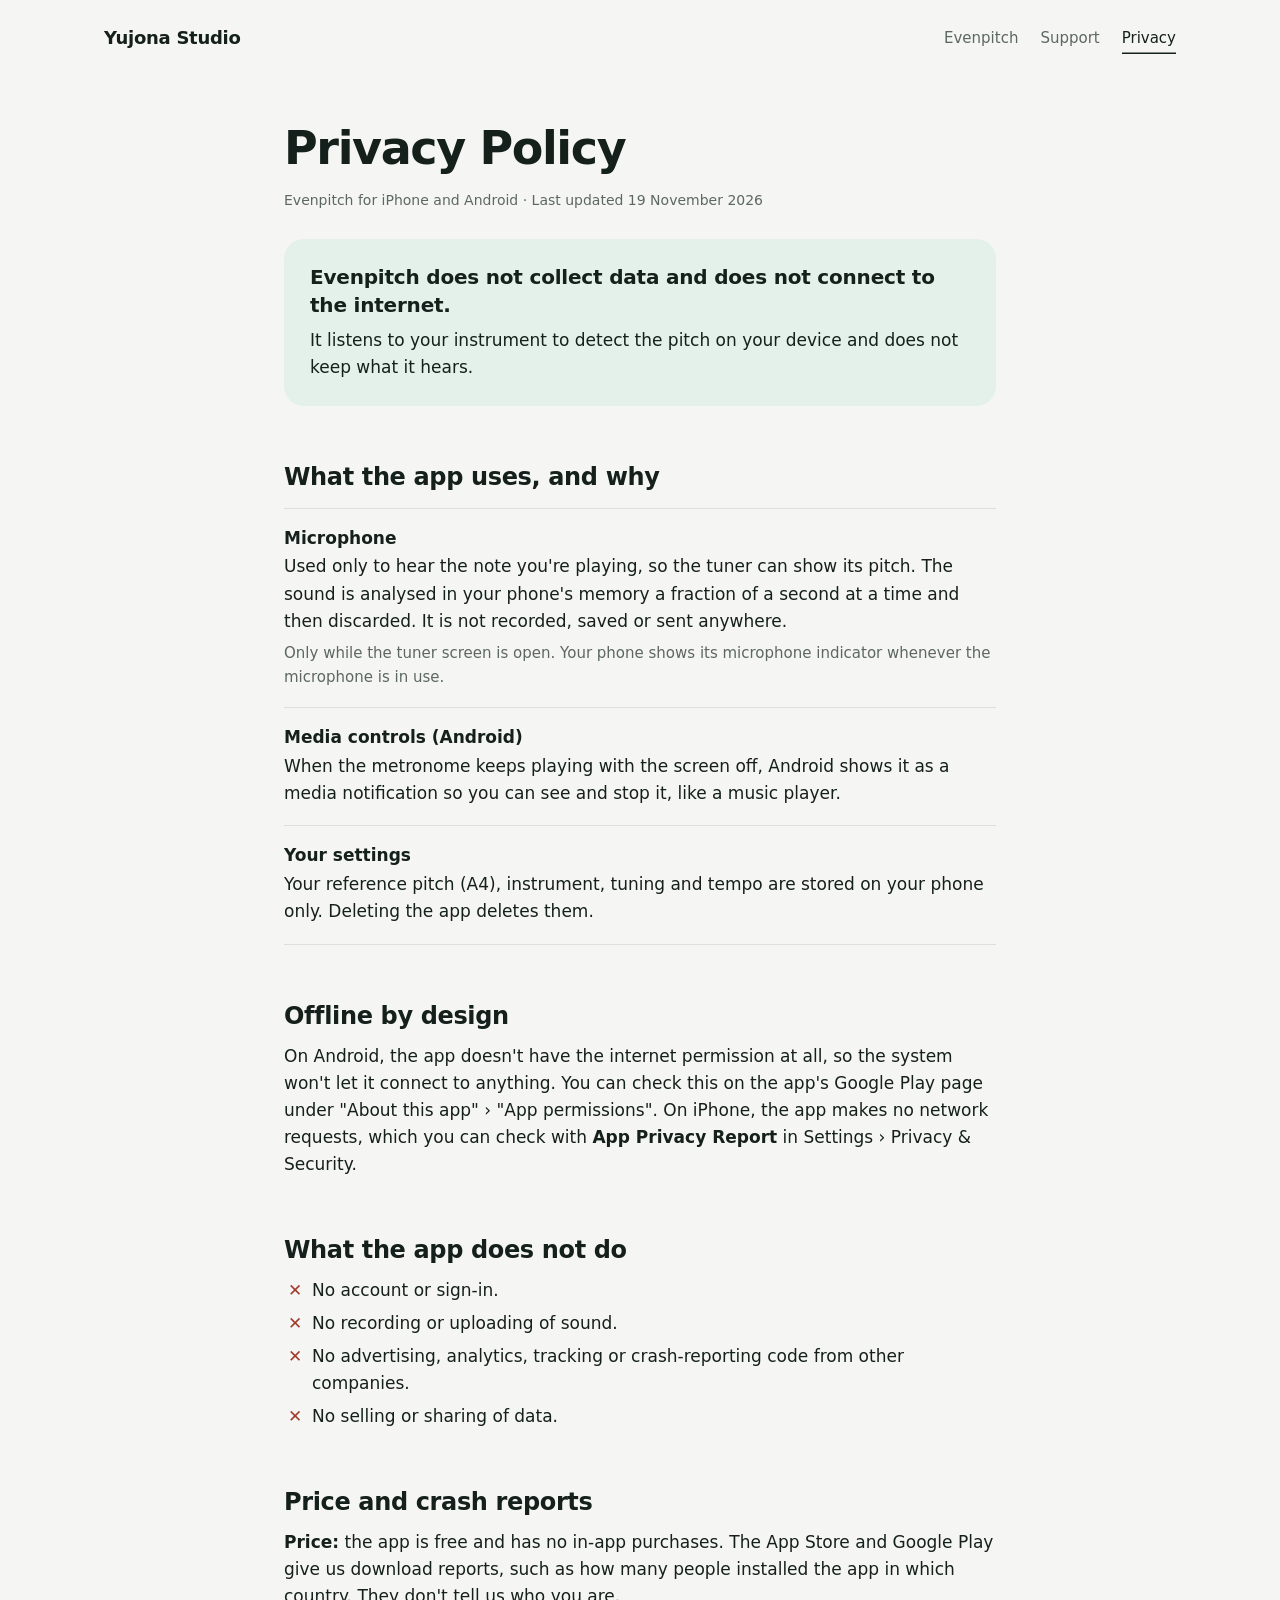
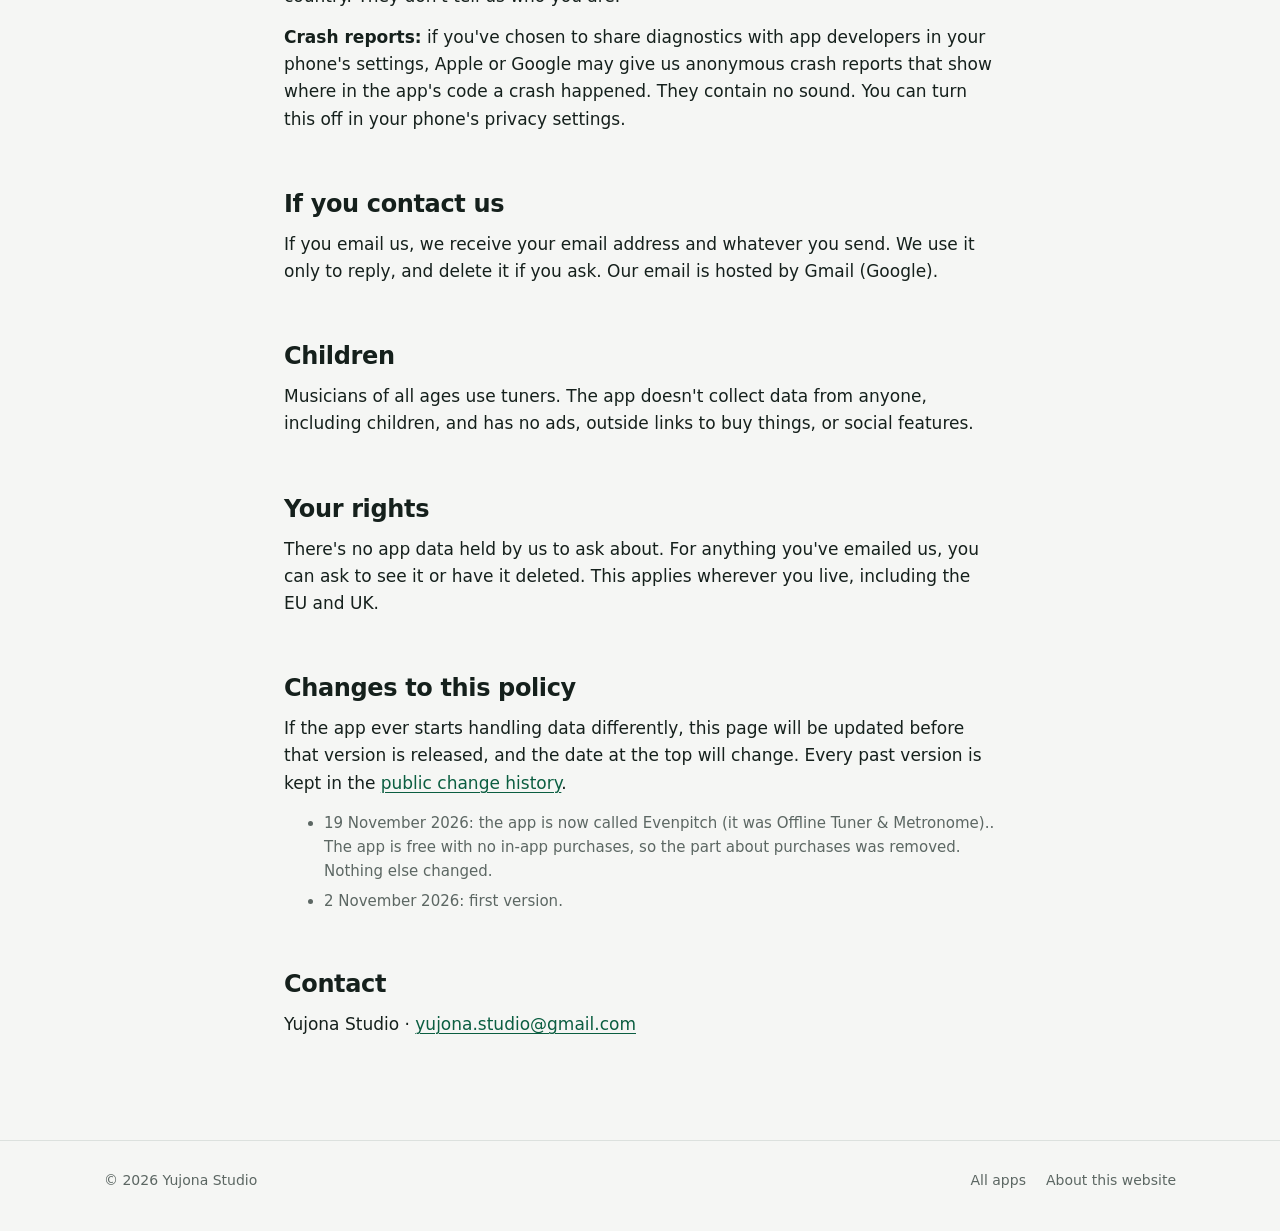
<file: tuner/privacy/index.html>
<!doctype html>
<html lang="en">
<head>
<meta charset="utf-8">
<meta name="viewport" content="width=device-width, initial-scale=1">
<meta name="color-scheme" content="light dark">
<title>Privacy Policy – Evenpitch</title>
<meta name="description" content="Evenpitch does not collect data and does not connect to the internet.">
<link rel="icon" type="image/png" href="../../assets/evenpitch-favicon.png">
<link rel="stylesheet" href="../../style.css">
</head>
<body class="app-evenpitch">
<header class="site-header"><div class="wrap">
  <a class="wordmark" href="../../">Yujona Studio</a>
  <nav class="site-nav"><a href="../">Evenpitch</a><a href="../support/">Support</a><a href="./" aria-current="page">Privacy</a></nav>
</div></header>

<main><div class="wrap doc">
  <h1>Privacy Policy</h1>
  <p class="meta">Evenpitch for iPhone and Android · Last updated 19 November 2026</p>

  <div class="summary">
    <strong>Evenpitch does not collect data and does not connect to the internet.</strong>
    <p>It listens to your instrument to detect the pitch on your device and does not keep what it hears.</p>
  </div>

  <h2>What the app uses, and why</h2>
  <div class="data-list">
    <div class="data-item">
      <h3>Microphone</h3>
      <p>Used only to hear the note you're playing, so the tuner can show its pitch. The sound is analysed in your phone's memory a fraction of a second at a time and then discarded. It is not recorded, saved or sent anywhere.</p>
      <p class="when">Only while the tuner screen is open. Your phone shows its microphone indicator whenever the microphone is in use.</p>
    </div>
    <div class="data-item">
      <h3>Media controls (Android)</h3>
      <p>When the metronome keeps playing with the screen off, Android shows it as a media notification so you can see and stop it, like a music player.</p>
    </div>
    <div class="data-item">
      <h3>Your settings</h3>
      <p>Your reference pitch (A4), instrument, tuning and tempo are stored on your phone only. Deleting the app deletes them.</p>
    </div>
  </div>

  <h2>Offline by design</h2>
  <p>On Android, the app doesn't have the internet permission at all, so the system won't let it connect to anything. You can check this on the app's Google Play page under "About this app" › "App permissions". On iPhone, the app makes no network requests, which you can check with <strong>App Privacy Report</strong> in Settings › Privacy &amp; Security.</p>

  <h2>What the app does not do</h2>
  <ul class="never">
    <li>No account or sign-in.</li>
    <li>No recording or uploading of sound.</li>
    <li>No advertising, analytics, tracking or crash-reporting code from other companies.</li>
    <li>No selling or sharing of data.</li>
  </ul>

  <h2>Price and crash reports</h2>
  <p><strong>Price:</strong> the app is free and has no in-app purchases. The App Store and Google Play give us download reports, such as how many people installed the app in which country. They don't tell us who you are.</p>
  <p><strong>Crash reports:</strong> if you've chosen to share diagnostics with app developers in your phone's settings, Apple or Google may give us anonymous crash reports that show where in the app's code a crash happened. They contain no sound. You can turn this off in your phone's privacy settings.</p>

  <h2>If you contact us</h2>
  <p>If you email us, we receive your email address and whatever you send. We use it only to reply, and delete it if you ask. Our email is hosted by Gmail (Google).</p>

  <h2>Children</h2>
  <p>Musicians of all ages use tuners. The app doesn't collect data from anyone, including children, and has no ads, outside links to buy things, or social features.</p>

  <h2>Your rights</h2>
  <p>There's no app data held by us to ask about. For anything you've emailed us, you can ask to see it or have it deleted. This applies wherever you live, including the EU and UK.</p>

  <h2>Changes to this policy</h2>
  <p>If the app ever starts handling data differently, this page will be updated before that version is released, and the date at the top will change. Every past version is kept in the <a href="https://github.com/JonasM-studio/JonasM-Studio.github.io/commits/main/tuner/privacy/index.html">public change history</a>.</p>
  <ul class="changes">
    <li>19 November 2026: the app is now called Evenpitch (it was Offline Tuner &amp; Metronome).. The app is free with no in-app purchases, so the part about purchases was removed. Nothing else changed.</li>
    <li>2 November 2026: first version.</li>
  </ul>

  <h2>Contact</h2>
  <p>Yujona Studio · <a href="mailto:yujona.studio@gmail.com?subject=Privacy">yujona.studio@gmail.com</a></p>
</div></main>

<footer class="site-footer"><div class="wrap">
  <p>© 2026 Yujona Studio</p>
  <nav aria-label="Footer"><a href="../../">All apps</a><a href="../../privacy/">About this website</a></nav>
</div></footer>
</body>
</html>
</file>
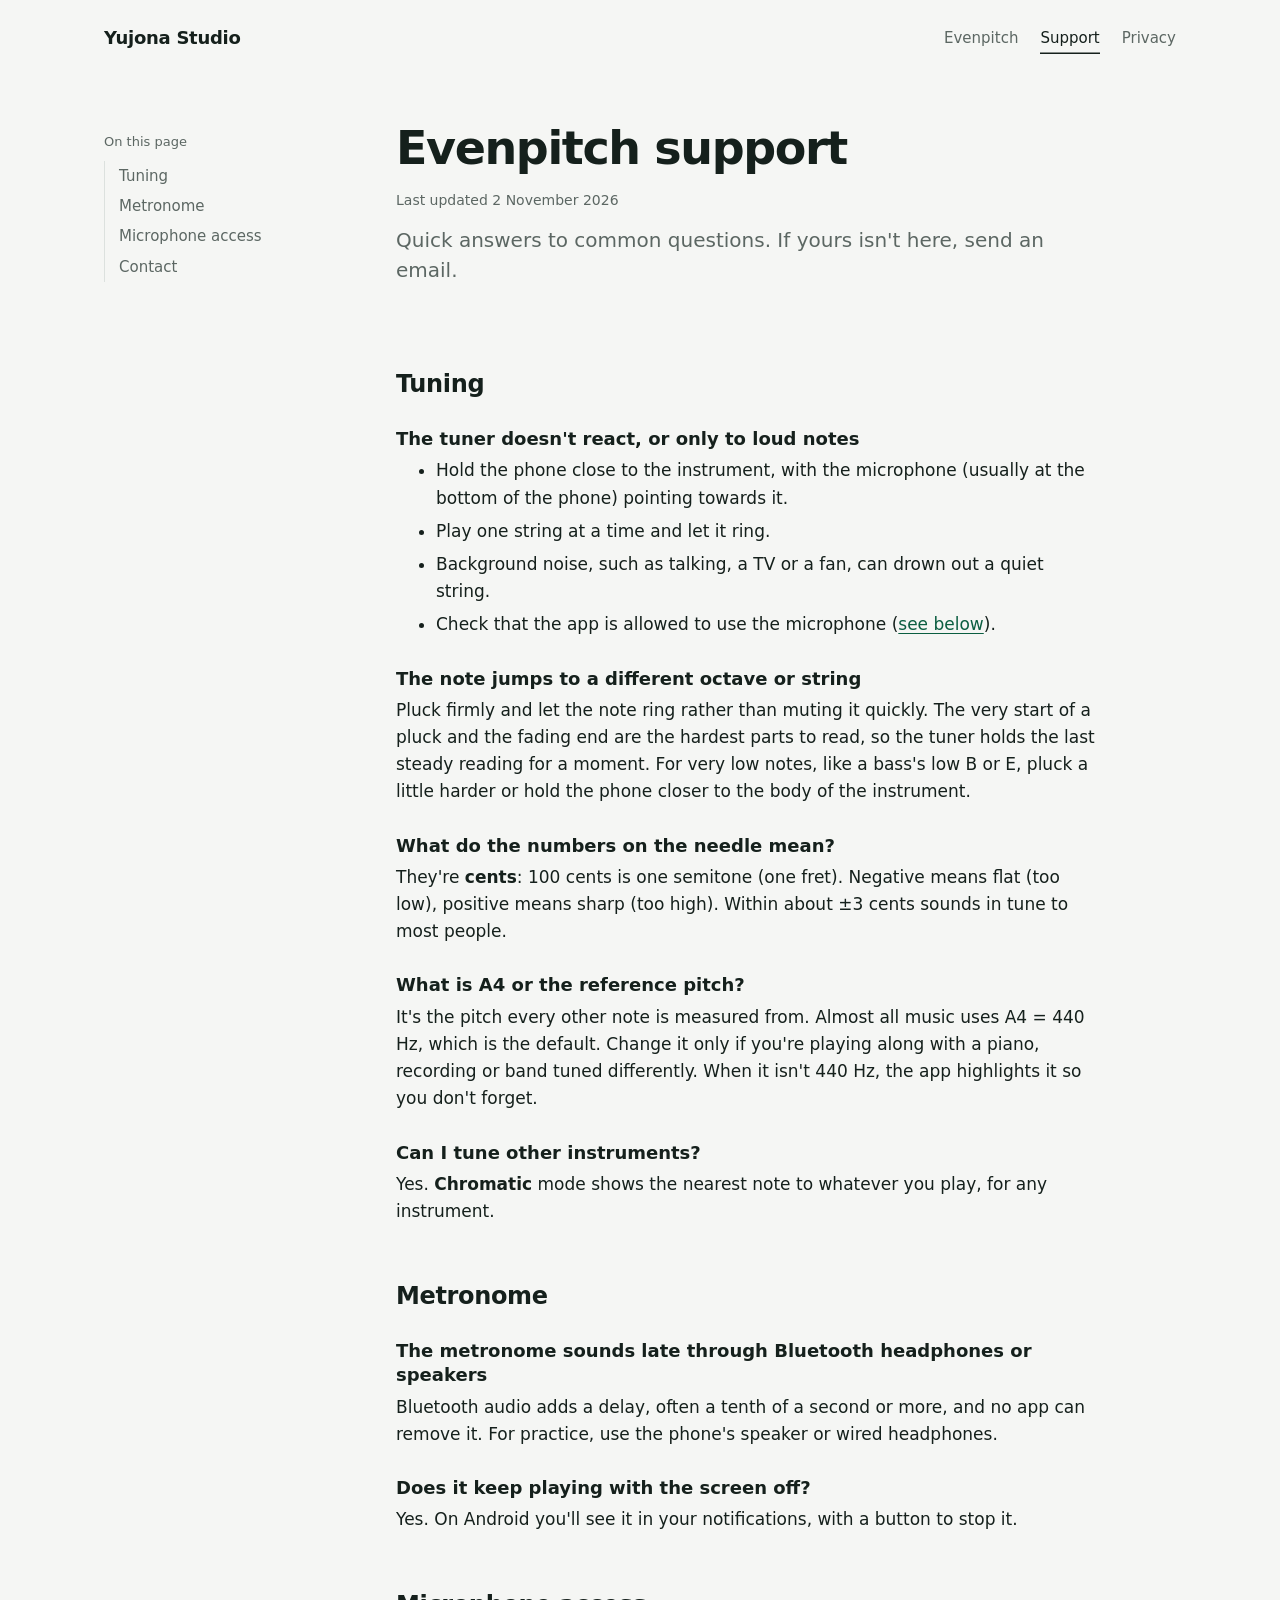
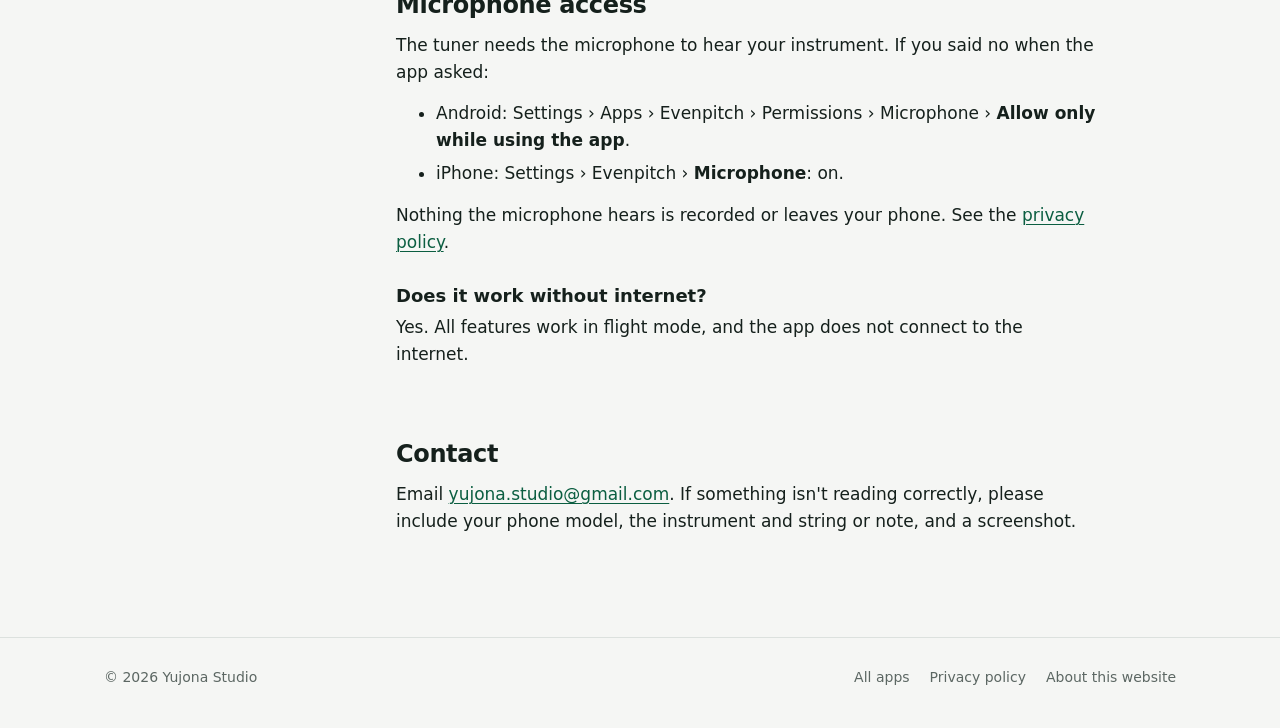
<file: tuner/support/index.html>
<!doctype html>
<html lang="en">
<head>
<meta charset="utf-8">
<meta name="viewport" content="width=device-width, initial-scale=1">
<meta name="color-scheme" content="light dark">
<title>Support – Evenpitch</title>
<meta name="description" content="Help for Evenpitch: tuning tips, reference pitch, Bluetooth delay, microphone access and contact.">
<link rel="icon" type="image/png" href="../../assets/evenpitch-favicon.png">
<link rel="stylesheet" href="../../style.css">
</head>
<body class="app-evenpitch">
<header class="site-header"><div class="wrap">
  <a class="wordmark" href="../../">Yujona Studio</a>
  <nav class="site-nav"><a href="../">Evenpitch</a><a href="./" aria-current="page">Support</a><a href="../privacy/">Privacy</a></nav>
</div></header>

<main><div class="wrap doc">
  <h1>Evenpitch support</h1>
  <p class="meta">Last updated 2 November 2026</p>
  <p class="lede">Quick answers to common questions. If yours isn't here, send an email.</p>

  <nav class="toc" aria-label="On this page">
    <p>On this page</p>
    <ul>
      <li><a href="#tuning">Tuning</a></li>
      <li><a href="#metronome">Metronome</a></li>
      <li><a href="#microphone">Microphone access</a></li>
      <li><a href="#contact">Contact</a></li>
    </ul>
  </nav>

  <div class="faq">
    <h2 id="tuning">Tuning</h2>

    <h3>The tuner doesn't react, or only to loud notes</h3>
    <ul>
      <li>Hold the phone close to the instrument, with the microphone (usually at the bottom of the phone) pointing towards it.</li>
      <li>Play one string at a time and let it ring.</li>
      <li>Background noise, such as talking, a TV or a fan, can drown out a quiet string.</li>
      <li>Check that the app is allowed to use the microphone (<a href="#microphone">see below</a>).</li>
    </ul>

    <h3>The note jumps to a different octave or string</h3>
    <p>Pluck firmly and let the note ring rather than muting it quickly. The very start of a pluck and the fading end are the hardest parts to read, so the tuner holds the last steady reading for a moment. For very low notes, like a bass's low B or E, pluck a little harder or hold the phone closer to the body of the instrument.</p>

    <h3>What do the numbers on the needle mean?</h3>
    <p>They're <strong>cents</strong>: 100 cents is one semitone (one fret). Negative means flat (too low), positive means sharp (too high). Within about ±3 cents sounds in tune to most people.</p>

    <h3>What is A4 or the reference pitch?</h3>
    <p>It's the pitch every other note is measured from. Almost all music uses A4 = 440 Hz, which is the default. Change it only if you're playing along with a piano, recording or band tuned differently. When it isn't 440 Hz, the app highlights it so you don't forget.</p>

    <h3>Can I tune other instruments?</h3>
    <p>Yes. <strong>Chromatic</strong> mode shows the nearest note to whatever you play, for any instrument.</p>

    <h2 id="metronome">Metronome</h2>

    <h3>The metronome sounds late through Bluetooth headphones or speakers</h3>
    <p>Bluetooth audio adds a delay, often a tenth of a second or more, and no app can remove it. For practice, use the phone's speaker or wired headphones.</p>

    <h3>Does it keep playing with the screen off?</h3>
    <p>Yes. On Android you'll see it in your notifications, with a button to stop it.</p>

    <h2 id="microphone">Microphone access</h2>
    <p>The tuner needs the microphone to hear your instrument. If you said no when the app asked:</p>
    <ul>
      <li>Android: Settings › Apps › Evenpitch › Permissions › Microphone › <strong>Allow only while using the app</strong>.</li>
      <li>iPhone: Settings › Evenpitch › <strong>Microphone</strong>: on.</li>
    </ul>
    <p>Nothing the microphone hears is recorded or leaves your phone. See the <a href="../privacy/">privacy policy</a>.</p>

    <h3>Does it work without internet?</h3>
    <p>Yes. All features work in flight mode, and the app does not connect to the internet.</p>
  </div>

  <h2 id="contact">Contact</h2>
  <p>Email <a href="mailto:yujona.studio@gmail.com?subject=Tuner%20help">yujona.studio@gmail.com</a>. If something isn't reading correctly, please include your phone model, the instrument and string or note, and a screenshot.</p>
</div></main>

<footer class="site-footer"><div class="wrap">
  <p>© 2026 Yujona Studio</p>
  <nav aria-label="Footer"><a href="../../">All apps</a><a href="../privacy/">Privacy policy</a><a href="../../privacy/">About this website</a></nav>
</div></footer>
</body>
</html>
</file>
<file: style.css>
/* Yujona Studio apps site. System fonts only, no third-party scripts or requests. */

:root {
  --bg: #f5f6f4;
  --surface: #ffffff;
  --ink: #15201c;
  --muted: #5c6763;
  --line: #dce1de;
  --accent: #15201c;
  --accent-soft: #e9ecea;
  --focus: #0e5e58;
  --no: #a23b2a;
  --wrap: 1120px;
  --gutter: 24px;
  color-scheme: light;
}

@media (prefers-color-scheme: dark) {
  :root {
    --bg: #0e1211;
    --surface: #151a18;
    --ink: #e9edeb;
    --muted: #97a29e;
    --line: #26302c;
    --accent: #e9edeb;
    --accent-soft: #1b2220;
    --focus: #5cc8be;
    --no: #e88a78;
    color-scheme: dark;
  }
}

/* Each app page carries its own accent */
.app-quillway { --accent: #0e5e58; --accent-soft: #e4efec; }
.app-evenpitch { --accent: #0b5e41; --accent-soft: #e3f1ea; }
@media (prefers-color-scheme: dark) {
  .app-quillway { --accent: #5cc8be; --accent-soft: #132b28; }
  .app-evenpitch { --accent: #8df0c5; --accent-soft: #12261f; }
}

* { box-sizing: border-box; }
html { -webkit-text-size-adjust: 100%; }

body {
  margin: 0;
  background: var(--bg);
  color: var(--ink);
  font: 17px/1.6 system-ui, -apple-system, BlinkMacSystemFont, "Segoe UI", Roboto, "Helvetica Neue", Arial, sans-serif;
  -webkit-font-smoothing: antialiased;
  text-rendering: optimizeLegibility;
}

a { color: var(--accent); text-decoration-thickness: 1px; text-underline-offset: 3px; }
a:hover { text-decoration-thickness: 2px; }
:focus-visible { outline: 2px solid var(--focus); outline-offset: 3px; border-radius: 4px; }

.wrap { max-width: var(--wrap); margin: 0 auto; padding: 0 var(--gutter); }

/* Header */
.site-header .wrap {
  display: flex; align-items: center; justify-content: space-between;
  gap: 16px; flex-wrap: wrap; padding-top: 22px; padding-bottom: 22px;
}
.wordmark {
  font-weight: 650; font-size: 18px; letter-spacing: -0.015em;
  color: var(--ink); text-decoration: none;
}
.site-nav { display: flex; gap: 22px; font-size: 15px; }
.site-nav a { color: var(--muted); text-decoration: none; padding: 4px 0; }
.site-nav a:hover { color: var(--ink); }
.site-nav a[aria-current] { color: var(--ink); box-shadow: inset 0 -1.5px 0 currentColor; }

/* Type */
main { padding: 48px 0 88px; }
h1 {
  font-size: clamp(34px, 4.6vw, 52px); line-height: 1.06;
  letter-spacing: -0.03em; font-weight: 650; margin: 0 0 16px;
}
h2 { font-size: 24px; line-height: 1.25; letter-spacing: -0.015em; font-weight: 620; margin: 56px 0 12px; }
h3 { font-size: 18px; line-height: 1.35; font-weight: 620; margin: 28px 0 6px; }
p, ul, ol { margin: 0 0 14px; }
li { margin-bottom: 6px; }
strong { font-weight: 620; }
.lede { font-size: 20px; line-height: 1.5; color: var(--muted); max-width: 34em; margin-bottom: 28px; }
.meta { font-size: 14px; color: var(--muted); }
.crumb { font-size: 14px; margin-bottom: 18px; }
.crumb a { color: var(--muted); }
code, kbd {
  font: 0.88em ui-monospace, SFMono-Regular, Menlo, Consolas, monospace;
  background: var(--accent-soft); padding: 1px 6px; border-radius: 6px;
}
hr { border: 0; border-top: 1px solid var(--line); margin: 48px 0; }

/* Status: a quiet pill, sentence case */
.status {
  display: inline-block; font-size: 13px; line-height: 1; font-weight: 550;
  padding: 6px 11px; border-radius: 999px; margin-bottom: 18px;
  border: 1px solid currentColor; opacity: 0.8;
}

/* ---------- Home ---------- */
.hero { display: grid; gap: 20px 64px; padding: 24px 0 48px; }
.hero h1 { font-size: clamp(40px, 6.4vw, 76px); line-height: 1.0; letter-spacing: -0.04em; max-width: 15ch; margin: 0; }
.hero .lede { margin: 0; }
@media (min-width: 900px) {
  .hero { grid-template-columns: 7fr 5fr; align-items: end; padding-top: 48px; }
}

/* The two app plates: the one bold element on the site */
.plates { display: grid; gap: 20px; margin: 8px 0 72px; }
@media (min-width: 820px) { .plates { grid-template-columns: 1fr 1fr; } }

.plate {
  position: relative; overflow: hidden; border-radius: 28px;
  padding: 32px; min-height: 420px;
  display: flex; flex-direction: column; justify-content: space-between; gap: 40px;
}
.plate .icon {
  width: 112px; height: 112px; border-radius: 25px; display: block;
  box-shadow: 0 1px 2px rgba(0, 0, 0, 0.18), 0 12px 32px rgba(0, 0, 0, 0.22);
}
.plate h2 { font-size: 34px; letter-spacing: -0.03em; line-height: 1.05; margin: 0 0 10px; color: inherit; }
.plate p { margin: 0 0 22px; max-width: 30em; opacity: 0.86; }
.plate .status { margin-bottom: 14px; }
.plate .links { display: flex; flex-wrap: wrap; gap: 8px; margin: 0; }
.plate .links a {
  color: inherit; text-decoration: none; font-size: 15px; font-weight: 550;
  padding: 9px 16px; border-radius: 999px;
  border: 1px solid color-mix(in srgb, currentColor 32%, transparent);
}
.plate .links a:first-child { background: color-mix(in srgb, currentColor 14%, transparent); border-color: transparent; }
.plate .links a:hover { border-color: currentColor; }
.plate :focus-visible { outline-color: currentColor; }

/* Quillway: deep teal with faint logbook rules */
.plate-quillway {
  color: #ffffff;
  background:
    repeating-linear-gradient(180deg, transparent 0 31px, rgba(255, 255, 255, 0.06) 31px 32px),
    linear-gradient(160deg, #136f68 0%, #0e5e58 55%, #0a4a45 100%);
}
/* Evenpitch: the tuner's dark ground with its in-tune glow */
.plate-evenpitch {
  color: #f3efe7;
  background:
    radial-gradient(circle at 78% 22%, rgba(141, 240, 197, 0.26) 0, rgba(141, 240, 197, 0.08) 28%, transparent 55%),
    linear-gradient(170deg, #1c1a17 0%, #0f0e0d 70%);
}
@media (prefers-color-scheme: dark) { .plate-evenpitch { box-shadow: inset 0 0 0 1px rgba(243, 239, 231, 0.08); } }
.plate-evenpitch .icon { box-shadow: 0 0 0 1px rgba(243, 239, 231, 0.14), 0 12px 32px rgba(0, 0, 0, 0.5); }

/* Principles row: plain hairline columns, not cards */
.facts {
  list-style: none; padding: 0; margin: 28px 0 0;
  display: grid; grid-template-columns: repeat(auto-fit, minmax(150px, 1fr));
  border-top: 1px solid var(--line);
}
.facts li { margin: 0; padding: 16px 20px 0 0; font-size: 17px; line-height: 1.4; }
.facts b { display: block; font-size: 13px; font-weight: 500; color: var(--muted); margin-bottom: 4px; }
.home-facts { margin-bottom: 72px; }
.home-facts li { font-size: 20px; letter-spacing: -0.01em; }

.contact { border-top: 1px solid var(--line); padding-top: 32px; display: grid; gap: 4px 64px; }
.contact h2 { margin: 0; }
.contact p { font-size: 20px; margin: 0; }
.contact a { color: var(--ink); }
@media (min-width: 900px) { .contact { grid-template-columns: 7fr 5fr; } }

/* ---------- App pages ---------- */
.app-hero { display: grid; gap: 28px 64px; align-items: center; margin-bottom: 16px; }
.app-hero h1 { font-size: clamp(42px, 6vw, 68px); letter-spacing: -0.04em; line-height: 1; margin-bottom: 18px; }
.app-hero .lede { margin-bottom: 0; }
.app-hero .plate { min-height: 0; aspect-ratio: 16 / 10; align-items: center; justify-content: center; padding: 24px; }
.app-hero .plate .icon { width: 128px; height: 128px; border-radius: 29px; }
@media (min-width: 900px) {
  .app-hero { grid-template-columns: 6fr 5fr; }
  .app-hero .plate { aspect-ratio: 1 / 1; order: 2; }
  .app-hero .plate .icon { width: 176px; height: 176px; border-radius: 40px; }
}

/* App video: a wide, quiet frame under the hero */
.film { margin: 48px 0 8px; }
@media (min-width: 1260px) { .film { margin-left: -64px; margin-right: -64px; } }
.film-frame {
  position: relative; overflow: hidden; border-radius: 28px;
  aspect-ratio: 16 / 9; background: var(--film-bg, #000);
  box-shadow: 0 0 0 1px rgba(21, 32, 28, 0.06), 0 40px 90px -30px rgba(21, 32, 28, 0.35), 0 12px 30px -12px rgba(21, 32, 28, 0.18);
}
.app-quillway .film-frame { --film-bg: #f2f2ed; }
.app-evenpitch .film-frame { --film-bg: #0e0c0d; }
@media (prefers-color-scheme: dark) {
  .film-frame { box-shadow: 0 0 0 1px rgba(233, 237, 235, 0.09), 0 40px 90px -30px rgba(0, 0, 0, 0.7); }
}
.film video { display: block; width: 100%; height: 100%; object-fit: cover; }
.film.is-enhanced video { cursor: pointer; }
.film-frame:fullscreen { border-radius: 0; background: #000; box-shadow: none; }
.film-frame:-webkit-full-screen { border-radius: 0; background: #000; box-shadow: none; }
.film-frame:fullscreen video { object-fit: contain; }
.film-frame:-webkit-full-screen video { object-fit: contain; }

/* the control bar: play, time, seek, sound, full screen */
.film-controls {
  position: absolute; left: 0; right: 0; bottom: 0;
  display: flex; align-items: center; gap: 6px;
  padding: 48px 16px 12px; color: #fff;
  background: linear-gradient(180deg, rgba(8, 10, 9, 0) 0%, rgba(8, 10, 9, 0.38) 55%, rgba(8, 10, 9, 0.62) 100%);
  opacity: 0; transition: opacity 0.3s ease; pointer-events: none;
}
.film.is-started .film-controls { opacity: 1; pointer-events: auto; }
.film.is-started.is-idle .film-controls { opacity: 0; }
.film.is-idle video { cursor: none; }
.film-btn {
  flex: none; display: grid; place-items: center; width: 40px; height: 40px; padding: 0;
  border: 0; border-radius: 50%; background: transparent; color: inherit; cursor: pointer;
}
.film-btn:hover { background: rgba(255, 255, 255, 0.16); }
.film-btn svg { width: 20px; height: 20px; }
.film-time {
  flex: none; min-width: 84px; padding: 0 8px 0 2px;
  font-size: 13px; font-variant-numeric: tabular-nums; letter-spacing: 0.01em; opacity: 0.92;
}
.film-seek {
  --p: 0%;
  flex: 1; min-width: 60px; height: 24px; margin: 0 8px 0 0; background: transparent;
  -webkit-appearance: none; appearance: none; cursor: pointer;
}
.film-seek::-webkit-slider-runnable-track {
  height: 4px; border-radius: 4px;
  background: linear-gradient(90deg, #fff 0 var(--p), rgba(255, 255, 255, 0.32) var(--p) 100%);
}
.film-seek::-moz-range-track { height: 4px; border-radius: 4px; background: rgba(255, 255, 255, 0.32); }
.film-seek::-moz-range-progress { height: 4px; border-radius: 4px; background: #fff; }
.film-seek::-webkit-slider-thumb {
  -webkit-appearance: none; width: 14px; height: 14px; margin-top: -5px; border-radius: 50%;
  background: #fff; box-shadow: 0 1px 4px rgba(0, 0, 0, 0.35); transition: transform 0.15s ease;
}
.film-seek::-moz-range-thumb { width: 14px; height: 14px; border: 0; border-radius: 50%; background: #fff; box-shadow: 0 1px 4px rgba(0, 0, 0, 0.35); }
.film-seek:hover::-webkit-slider-thumb, .film-seek:active::-webkit-slider-thumb { transform: scale(1.2); }
.film-start {
  position: absolute; left: 50%; top: 50%; width: 84px; height: 84px; margin: -42px 0 0 -42px; padding: 0;
  display: grid; place-items: center; border: 0; border-radius: 50%; cursor: pointer; color: #fff;
  background: rgba(16, 20, 19, 0.52);
  -webkit-backdrop-filter: blur(14px) saturate(1.4); backdrop-filter: blur(14px) saturate(1.4);
  box-shadow: inset 0 0 0 1px rgba(255, 255, 255, 0.14);
  transition: opacity 0.25s ease, transform 0.25s ease;
}
.film-start:hover { background: rgba(16, 20, 19, 0.7); }
.film-start svg { width: 34px; height: 34px; margin-left: 4px; }
.film.is-started .film-start { opacity: 0; transform: scale(0.9); pointer-events: none; }
.film-btn:focus-visible, .film-start:focus-visible, .film-seek:focus-visible { outline: 2px solid #fff; outline-offset: 2px; }
.film figcaption { margin-top: 14px; font-size: 14px; color: var(--muted); }
@media (max-width: 560px) {
  .film { margin-top: 32px; }
  .film-frame { border-radius: 18px; }
  .film-controls { padding: 32px 6px 4px; gap: 0; }
  .film-btn { width: 36px; height: 36px; }
  .film-btn svg { width: 18px; height: 18px; }
  .film-time { min-width: 0; font-size: 11px; padding: 0 6px 0 0; }
  .film-seek { margin-right: 4px; }
  .film-start { width: 64px; height: 64px; margin: -32px 0 0 -32px; }
  .film-start svg { width: 26px; height: 26px; }
}
@media (prefers-reduced-motion: reduce) {
  .film-controls, .film-start, .film-seek::-webkit-slider-thumb { transition: none; }
}

.features { list-style: none; padding: 0; margin: 8px 0 0; display: grid; border-top: 1px solid var(--line); }
.features li { margin: 0; padding: 20px 0; border-bottom: 1px solid var(--line); color: var(--muted); }
.features li strong { display: block; color: var(--ink); font-size: 18px; margin-bottom: 4px; }
@media (min-width: 820px) {
  .features { grid-template-columns: 1fr 1fr; column-gap: 48px; }
}

.note {
  border-left: 2px solid var(--accent); padding: 2px 0 2px 16px; margin: 28px 0;
  color: var(--muted); font-size: 15px; max-width: 46em;
}

/* ---------- Policy and support pages ---------- */
.doc { max-width: 760px; }
@media (min-width: 1000px) {
  .doc:has(> .toc) {
    max-width: var(--wrap);
    display: grid; grid-template-columns: 220px minmax(0, 700px); column-gap: 72px;
  }
  .doc:has(> .toc) > * { grid-column: 2; }
  .doc:has(> .toc) > .toc {
    grid-column: 1; grid-row: 1 / span 400; align-self: start;
    position: sticky; top: 28px; margin-top: 8px;
  }
}
.doc h1 { font-size: clamp(32px, 4vw, 46px); }
.doc h2 { scroll-margin-top: 24px; }

.summary {
  background: var(--accent-soft); border-radius: 20px;
  padding: 24px 26px; margin: 28px 0 8px;
}
.summary p:last-child { margin-bottom: 0; }
.summary strong { font-size: 20px; line-height: 1.4; display: block; margin-bottom: 8px; letter-spacing: -0.01em; }

.toc { font-size: 15px; margin: 24px 0 8px; }
.toc p { margin: 0 0 8px; color: var(--muted); font-size: 13px; }
.toc ul { list-style: none; padding: 0; margin: 0; border-left: 1px solid var(--line); }
.toc li { margin: 0; }
.toc a { display: block; padding: 5px 0 5px 14px; margin-left: -1px; color: var(--muted); text-decoration: none; border-left: 1px solid transparent; line-height: 1.35; }
.toc a:hover { color: var(--ink); border-left-color: var(--ink); }

.data-list { border-top: 1px solid var(--line); margin: 16px 0 8px; }
.data-item { padding: 18px 0; border-bottom: 1px solid var(--line); }
.data-item h3 { margin: 0 0 4px; font-size: 17px; }
.data-item p { margin: 0 0 6px; }
.data-item p:last-child { margin-bottom: 0; }
.data-item .when { font-size: 15px; color: var(--muted); }

.never { list-style: none; padding: 0; }
.never li { padding-left: 28px; position: relative; }
.never li::before { content: "✕"; position: absolute; left: 4px; top: 0; color: var(--no); font-weight: 700; }

.check {
  border: 1px solid var(--line); background: var(--surface); border-radius: 14px;
  padding: 14px 18px; margin: 14px 0 6px; font-size: 15px;
}
.check strong { color: var(--accent); }

.jump { display: flex; flex-wrap: wrap; gap: 8px; padding: 0; list-style: none; margin: 18px 0 8px; }
.jump li { margin: 0; }
.jump a {
  display: inline-block; padding: 7px 14px; border: 1px solid var(--line); border-radius: 999px;
  text-decoration: none; font-size: 15px; background: var(--surface); color: var(--ink);
}
.jump a:hover { border-color: var(--ink); }
section[id] { scroll-margin-top: 24px; }
section[id] h3 { margin-top: 36px; }

.faq h3 { margin-top: 28px; }
.changes { font-size: 15px; color: var(--muted); }

/* ---------- Footer ---------- */
.site-footer { border-top: 1px solid var(--line); font-size: 14px; color: var(--muted); }
.site-footer .wrap {
  display: flex; flex-wrap: wrap; justify-content: space-between; gap: 8px 32px;
  padding-top: 28px; padding-bottom: 40px;
}
.site-footer p { margin: 0; }
.site-footer nav { display: flex; flex-wrap: wrap; gap: 6px 20px; }
.site-footer a { color: var(--muted); text-decoration: none; }
.site-footer a:hover { color: var(--ink); text-decoration: underline; }
.site-footer .fine { flex-basis: 100%; }

/* ---------- Small screens ---------- */
@media (max-width: 560px) {
  :root { --gutter: 20px; }
  body { font-size: 16px; }
  main { padding-top: 24px; }
  .lede { font-size: 18px; }
  .plate { padding: 24px; min-height: 0; border-radius: 24px; gap: 28px; }
  .plate .icon { width: 84px; height: 84px; border-radius: 19px; }
  .plate h2 { font-size: 28px; }
  .home-facts { grid-template-columns: 1fr; }
  .home-facts li { font-size: 18px; padding: 14px 0; border-bottom: 1px solid var(--line); }
  .home-facts b { margin-bottom: 2px; }
  .contact p { font-size: 18px; }
  .summary { padding: 20px; }
}
</file>
